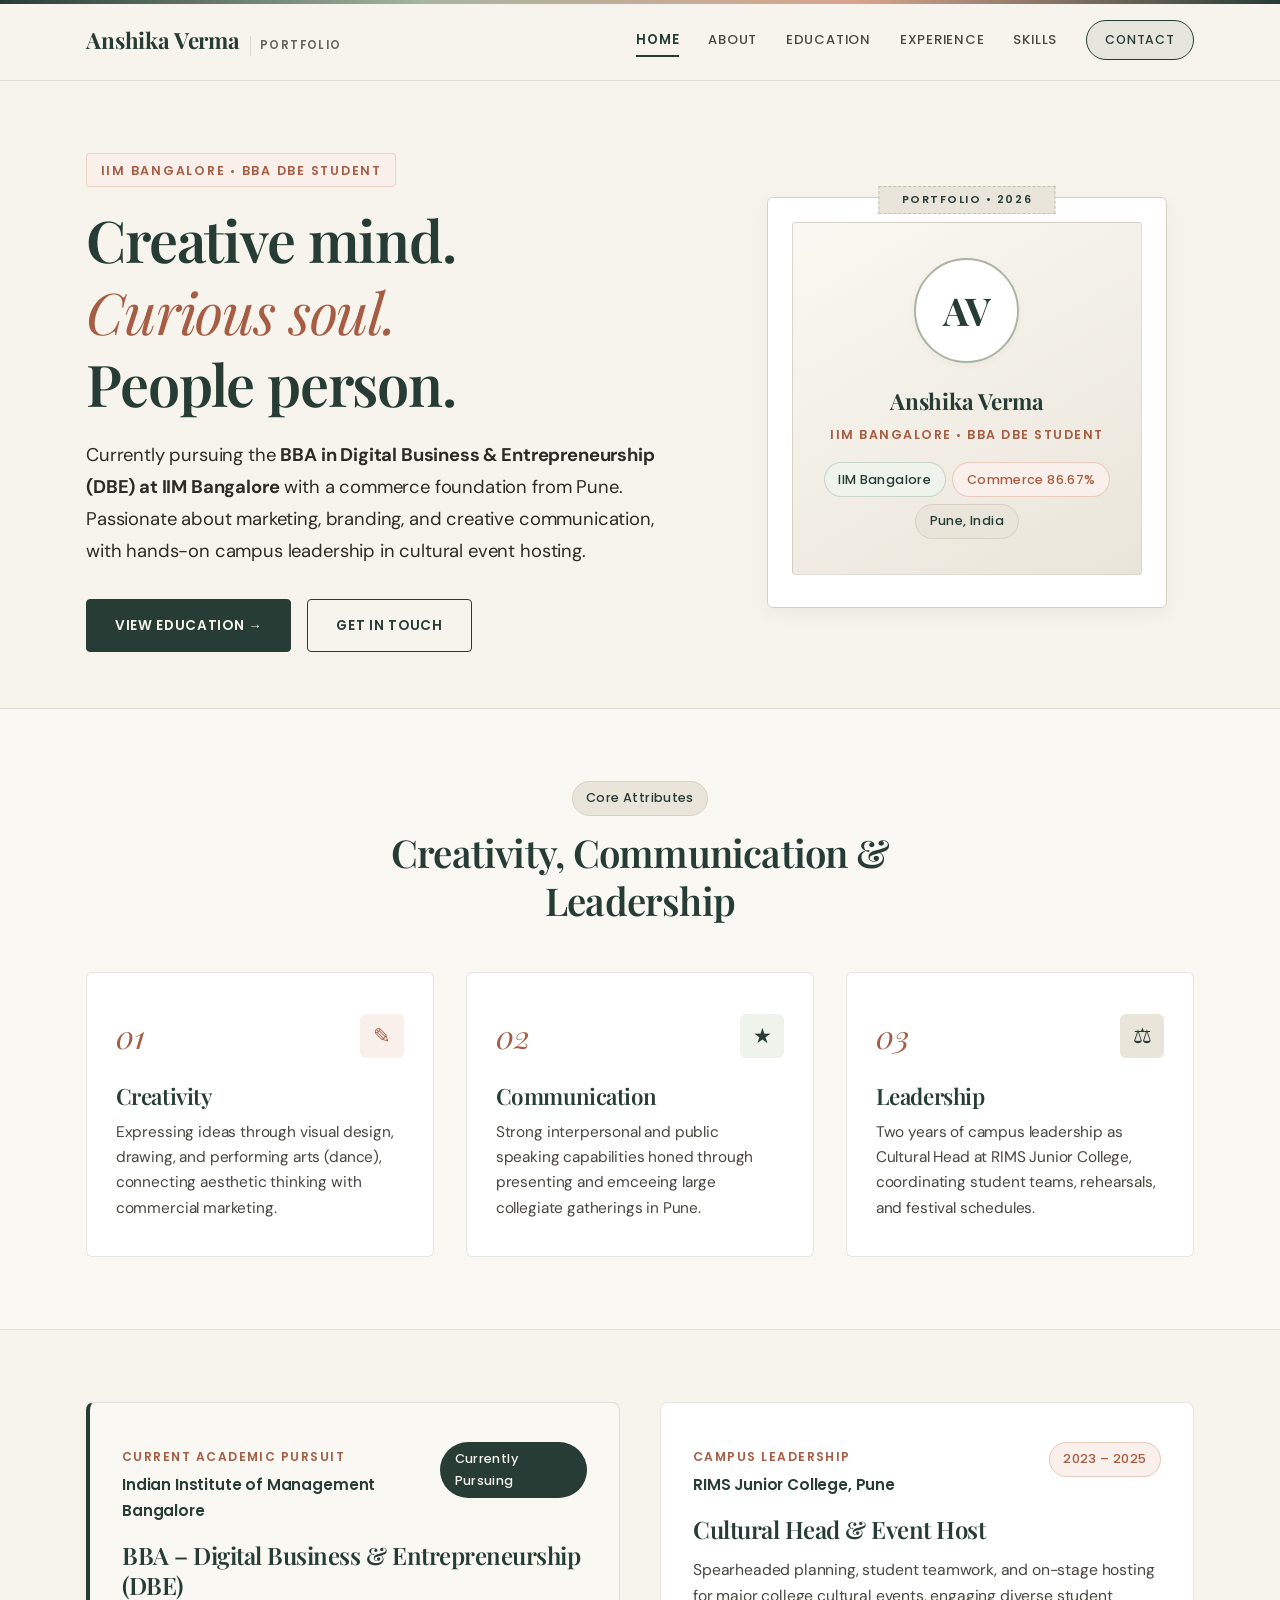
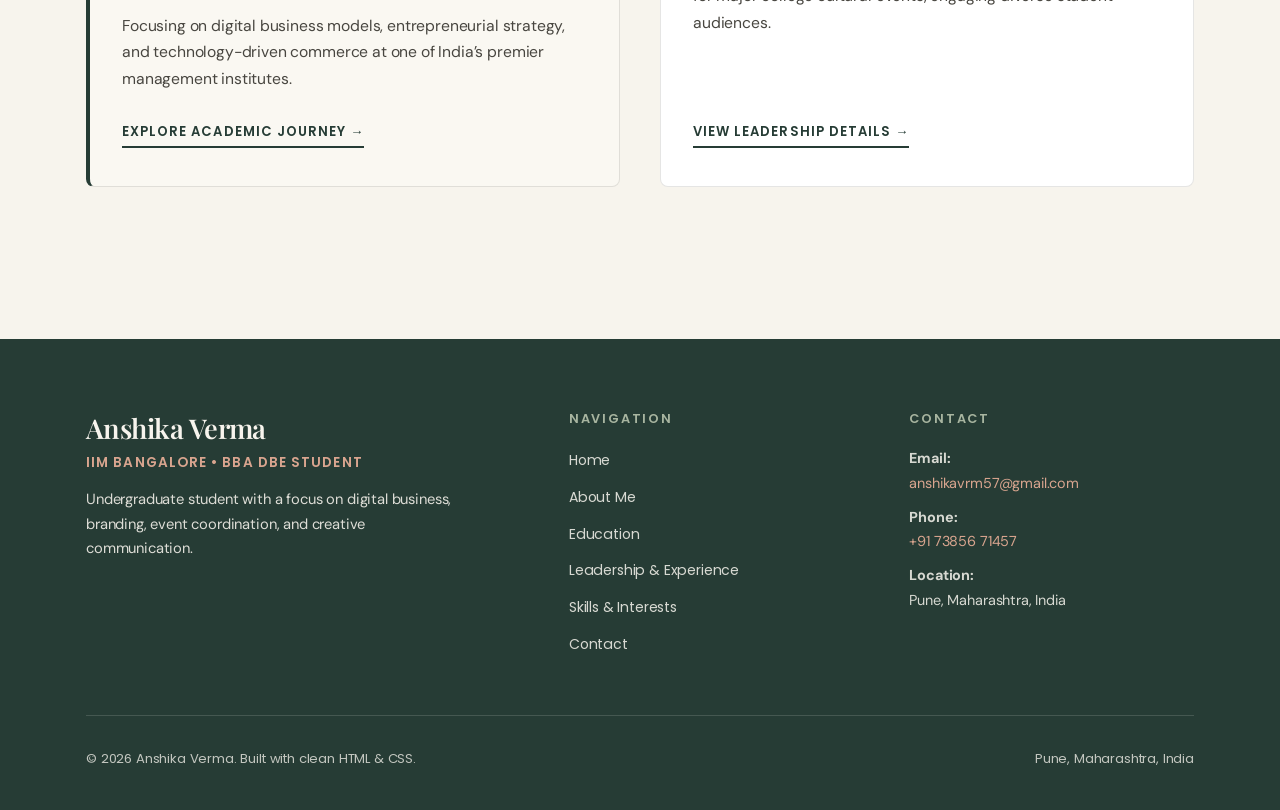
<file: index.html>
<!DOCTYPE html>
<html lang="en">
<head>
  <meta charset="UTF-8">
  <meta name="viewport" content="width=device-width, initial-scale=1.0">
  <meta name="description" content="Anshika Verma — IIM Bangalore BBA DBE Student, Creative Thinker and Event Host based in Pune, India.">
  <title>Anshika Verma | IIM Bangalore BBA DBE Student</title>

  <!-- Typography: Playfair Display, DM Sans, Poppins -->
  <link rel="preconnect" href="https://fonts.googleapis.com">
  <link rel="preconnect" href="https://fonts.gstatic.com" crossorigin>
  <link href="https://fonts.googleapis.com/css2?family=DM+Sans:ital,opsz,wght@0,9..40,400;0,9..40,500;0,9..40,600;1,9..40,400&family=Playfair+Display:ital,wght@0,500;0,600;0,700;1,400;1,600&family=Poppins:wght@400;500;600;700&display=swap" rel="stylesheet">

  <link rel="stylesheet" href="style.css">
</head>
<body>

  <!-- HEADER & NAVIGATION -->
  <header class="site-header">
    <div class="container nav-container">
      <a href="index.html" class="brand-logo" aria-label="Anshika Verma Home">
        <span class="brand-name">Anshika Verma</span>
        <span class="brand-tag">Portfolio</span>
      </a>

      <!-- Pure CSS Mobile Toggle -->
      <input type="checkbox" id="nav-toggle" class="nav-toggle-input" aria-label="Toggle navigation menu">
      <label for="nav-toggle" class="nav-toggle-label" aria-hidden="true">
        <span></span>
      </label>

      <!-- Navigation Links -->
      <nav class="nav-menu">
        <a href="index.html" class="nav-link active">Home</a>
        <a href="about.html" class="nav-link">About</a>
        <a href="education.html" class="nav-link">Education</a>
        <a href="experience.html" class="nav-link">Experience</a>
        <a href="skills.html" class="nav-link">Skills</a>
        <a href="contact.html" class="nav-link nav-cta">Contact</a>
      </nav>
    </div>
  </header>

  <!-- MAIN CONTENT -->
  <main class="main-content">

    <!-- HERO SECTION -->
    <section class="editorial-hero">
      <div class="container hero-grid">
        
        <!-- Left: Introduction -->
        <div class="hero-text">
          <!-- Required Prominent Label -->
          <div class="kicker-label iim-label">
            IIM BANGALORE &bull; BBA DBE STUDENT
          </div>

          <!-- Main Heading -->
          <h1>
            Creative mind. <br>
            <span class="editorial-serif">Curious soul.</span> <br>
            People person.
          </h1>

          <!-- Short, Professional Introduction -->
          <p class="hero-intro">
            Currently pursuing the <strong>BBA in Digital Business &amp; Entrepreneurship (DBE) at IIM Bangalore</strong> with a commerce foundation from Pune. Passionate about marketing, branding, and creative communication, with hands-on campus leadership in cultural event hosting.
          </p>

          <div class="btn-group">
            <a href="education.html" class="btn btn-primary">
              View Education &rarr;
            </a>
            <a href="contact.html" class="btn btn-secondary">
              Get In Touch
            </a>
          </div>
        </div>

        <!-- Right: Profile Artwork Card -->
        <div class="hero-visual">
          <div class="editorial-frame">
            <div class="tape-accent">Portfolio &bull; 2026</div>

            <div class="profile-artwork">
              <div class="silhouette-emblem">
                <span class="monogram-text">AV</span>
              </div>

              <div class="frame-caption">Anshika Verma</div>
              <div class="frame-subtitle">IIM Bangalore &bull; BBA DBE Student</div>

              <div class="frame-pill-list">
                <span class="badge-pill sage">IIM Bangalore</span>
                <span class="badge-pill terracotta">Commerce 86.67%</span>
                <span class="badge-pill beige">Pune, India</span>
              </div>
            </div>
          </div>
        </div>

      </div>
    </section>

    <!-- SECTION: CORE PILLARS (CREATIVITY, COMMUNICATION, LEADERSHIP) -->
    <section class="section-padding pillars-section">
      <div class="container">
        
        <div class="section-header-centered">
          <span class="badge-pill beige" style="margin-bottom: 0.8rem;">Core Attributes</span>
          <h2>Creativity, Communication &amp; Leadership</h2>
        </div>

        <div class="pillars-grid">
          
          <article class="pillar-card">
            <div class="pillar-top">
              <span class="pillar-number">01</span>
              <div class="pillar-icon-box creativity" aria-hidden="true">&#9998;</div>
            </div>
            <h3 class="pillar-title">Creativity</h3>
            <p class="pillar-desc">
              Expressing ideas through visual design, drawing, and performing arts (dance), connecting aesthetic thinking with commercial marketing.
            </p>
          </article>

          <article class="pillar-card">
            <div class="pillar-top">
              <span class="pillar-number">02</span>
              <div class="pillar-icon-box communication" aria-hidden="true">&#9733;</div>
            </div>
            <h3 class="pillar-title">Communication</h3>
            <p class="pillar-desc">
              Strong interpersonal and public speaking capabilities honed through presenting and emceeing large collegiate gatherings in Pune.
            </p>
          </article>

          <article class="pillar-card">
            <div class="pillar-top">
              <span class="pillar-number">03</span>
              <div class="pillar-icon-box leadership" aria-hidden="true">&#9878;</div>
            </div>
            <h3 class="pillar-title">Leadership</h3>
            <p class="pillar-desc">
              Two years of campus leadership as Cultural Head at RIMS Junior College, coordinating student teams, rehearsals, and festival schedules.
            </p>
          </article>

        </div>

      </div>
    </section>

    <!-- SECTION: FEATURED PREVIEWS (PROMINENT IIMB & EXPERIENCE) -->
    <section class="section-padding">
      <div class="container">
        
        <div class="preview-grid">
          
          <!-- Education Preview (Prominently Highlighted) -->
          <div class="preview-card featured-preview">
            <div class="preview-header">
              <div>
                <span class="preview-label">Current Academic Pursuit</span>
                <div class="preview-institution">Indian Institute of Management Bangalore</div>
              </div>
              <span class="badge-pill forest">Currently Pursuing</span>
            </div>

            <h3 class="preview-title">BBA &ndash; Digital Business &amp; Entrepreneurship (DBE)</h3>
            
            <p class="preview-body">
              Focusing on digital business models, entrepreneurial strategy, and technology-driven commerce at one of India&rsquo;s premier management institutes.
            </p>

            <a href="education.html" class="text-link">
              Explore Academic Journey &rarr;
            </a>
          </div>

          <!-- Experience Preview -->
          <div class="preview-card">
            <div class="preview-header">
              <div>
                <span class="preview-label">Campus Leadership</span>
                <div class="preview-institution">RIMS Junior College, Pune</div>
              </div>
              <span class="badge-pill terracotta">2023 &ndash; 2025</span>
            </div>

            <h3 class="preview-title">Cultural Head &amp; Event Host</h3>
            
            <p class="preview-body">
              Spearheaded planning, student teamwork, and on-stage hosting for major college cultural events, engaging diverse student audiences.
            </p>

            <a href="experience.html" class="text-link">
              View Leadership Details &rarr;
            </a>
          </div>

        </div>

      </div>
    </section>

  </main>

  <!-- FOOTER -->
  <footer class="site-footer">
    <div class="container">
      
      <div class="footer-top">
        
        <div class="footer-brand">
          <h3>Anshika Verma</h3>
          <p class="footer-tagline">IIM Bangalore &bull; BBA DBE Student</p>
          <p class="footer-bio">
            Undergraduate student with a focus on digital business, branding, event coordination, and creative communication.
          </p>
        </div>

        <div>
          <h4 class="footer-col-title">Navigation</h4>
          <ul class="footer-links">
            <li><a href="index.html">Home</a></li>
            <li><a href="about.html">About Me</a></li>
            <li><a href="education.html">Education</a></li>
            <li><a href="experience.html">Leadership &amp; Experience</a></li>
            <li><a href="skills.html">Skills &amp; Interests</a></li>
            <li><a href="contact.html">Contact</a></li>
          </ul>
        </div>

        <div>
          <h4 class="footer-col-title">Contact</h4>
          <div class="footer-contact-info">
            <p><strong>Email:</strong><br><a href="mailto:anshikavrm57@gmail.com">anshikavrm57@gmail.com</a></p>
            <p><strong>Phone:</strong><br><a href="tel:+917385671457">+91 73856 71457</a></p>
            <p><strong>Location:</strong><br>Pune, Maharashtra, India</p>
          </div>
        </div>

      </div>

      <div class="footer-bottom">
        <div>&copy; 2026 Anshika Verma. Built with clean HTML &amp; CSS.</div>
        <div>Pune, Maharashtra, India</div>
      </div>

    </div>
  </footer>

</body>
</html>
</file>
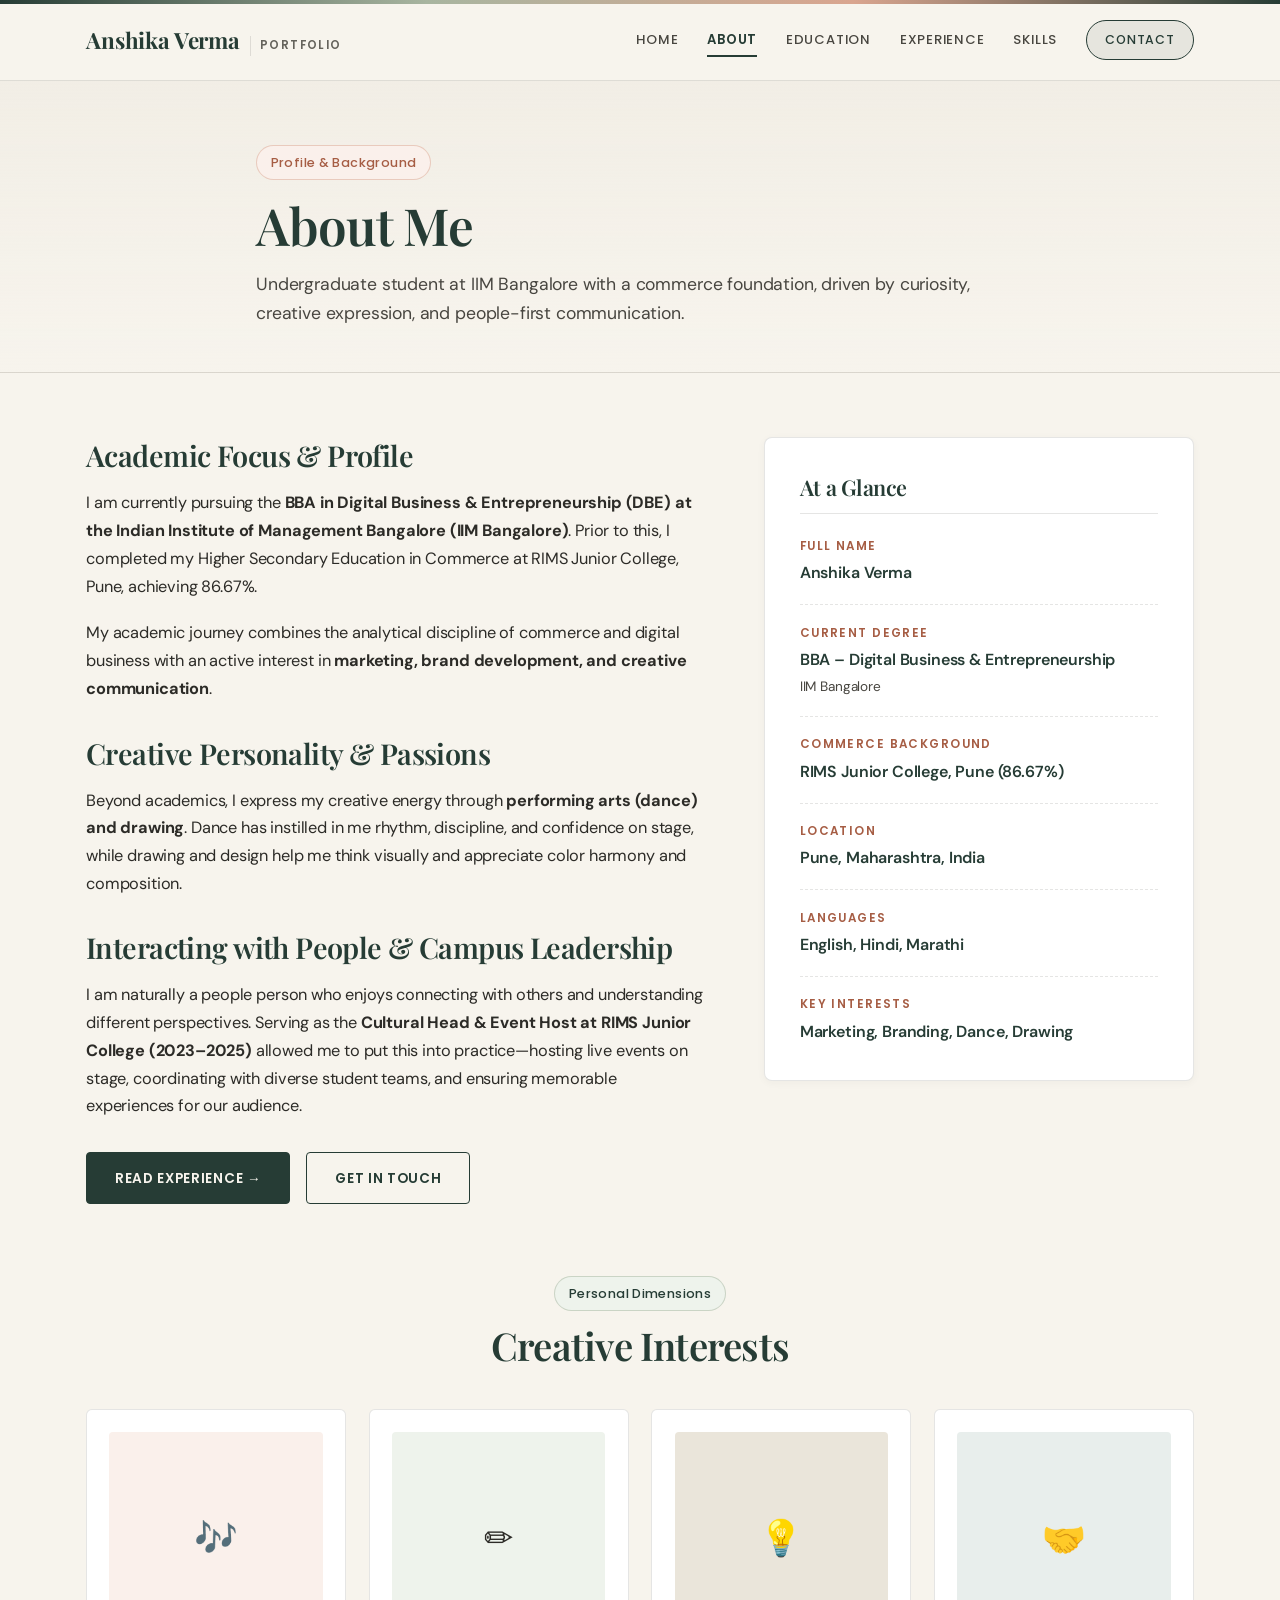
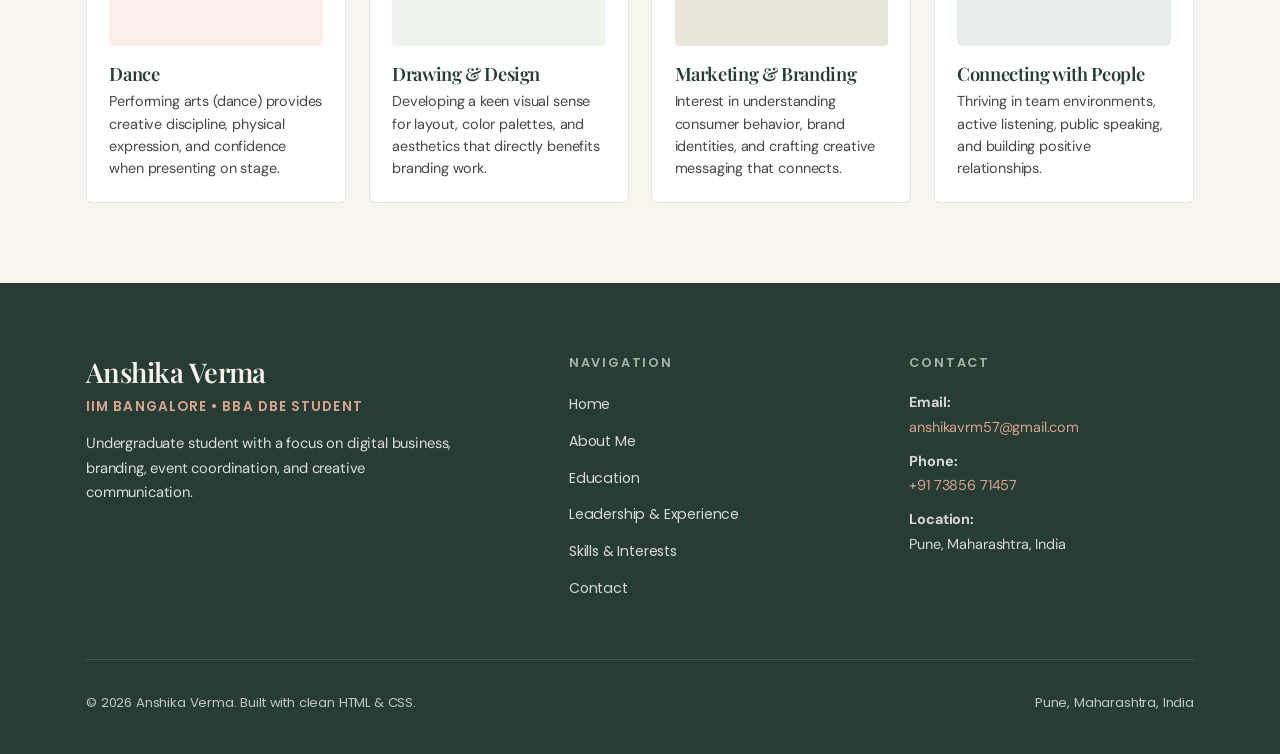
<file: about.html>
<!DOCTYPE html>
<html lang="en">
<head>
  <meta charset="UTF-8">
  <meta name="viewport" content="width=device-width, initial-scale=1.0">
  <meta name="description" content="About Anshika Verma — Student at IIM Bangalore pursuing BBA DBE, with a passion for creative communication, branding, and performing arts.">
  <title>About Me | Anshika Verma</title>

  <!-- Typography -->
  <link rel="preconnect" href="https://fonts.googleapis.com">
  <link rel="preconnect" href="https://fonts.gstatic.com" crossorigin>
  <link href="https://fonts.googleapis.com/css2?family=DM+Sans:ital,opsz,wght@0,9..40,400;0,9..40,500;0,9..40,600;1,9..40,400&family=Playfair+Display:ital,wght@0,500;0,600;0,700;1,400;1,600&family=Poppins:wght@400;500;600;700&display=swap" rel="stylesheet">

  <link rel="stylesheet" href="style.css">
</head>
<body>

  <!-- HEADER & NAVIGATION -->
  <header class="site-header">
    <div class="container nav-container">
      <a href="index.html" class="brand-logo" aria-label="Anshika Verma Home">
        <span class="brand-name">Anshika Verma</span>
        <span class="brand-tag">Portfolio</span>
      </a>

      <input type="checkbox" id="nav-toggle" class="nav-toggle-input" aria-label="Toggle navigation menu">
      <label for="nav-toggle" class="nav-toggle-label" aria-hidden="true">
        <span></span>
      </label>

      <nav class="nav-menu">
        <a href="index.html" class="nav-link">Home</a>
        <a href="about.html" class="nav-link active">About</a>
        <a href="education.html" class="nav-link">Education</a>
        <a href="experience.html" class="nav-link">Experience</a>
        <a href="skills.html" class="nav-link">Skills</a>
        <a href="contact.html" class="nav-link nav-cta">Contact</a>
      </nav>
    </div>
  </header>

  <!-- PAGE BANNER -->
  <div class="page-banner">
    <div class="container banner-content">
      <span class="badge-pill terracotta" style="margin-bottom: 0.8rem;">Profile &amp; Background</span>
      <h1 class="page-title">About Me</h1>
      <p class="page-description">
        Undergraduate student at IIM Bangalore with a commerce foundation, driven by curiosity, creative expression, and people-first communication.
      </p>
    </div>
  </div>

  <!-- MAIN CONTENT -->
  <main class="main-content section-padding-top">
    <div class="container">
      
      <!-- NARRATIVE & SIDEBAR -->
      <div class="about-grid">
        
        <article class="about-narrative">
          
          <h2 style="font-size: 1.8rem; margin-bottom: 1rem;">Academic Focus &amp; Profile</h2>
          <p>
            I am currently pursuing the <strong>BBA in Digital Business &amp; Entrepreneurship (DBE) at the Indian Institute of Management Bangalore (IIM Bangalore)</strong>. Prior to this, I completed my Higher Secondary Education in Commerce at RIMS Junior College, Pune, achieving 86.67%.
          </p>

          <p>
            My academic journey combines the analytical discipline of commerce and digital business with an active interest in <strong>marketing, brand development, and creative communication</strong>.
          </p>

          <h2 style="font-size: 1.8rem; margin-top: 2rem; margin-bottom: 1rem;">Creative Personality &amp; Passions</h2>
          <p>
            Beyond academics, I express my creative energy through <strong>performing arts (dance) and drawing</strong>. Dance has instilled in me rhythm, discipline, and confidence on stage, while drawing and design help me think visually and appreciate color harmony and composition.
          </p>

          <h2 style="font-size: 1.8rem; margin-top: 2rem; margin-bottom: 1rem;">Interacting with People &amp; Campus Leadership</h2>
          <p>
            I am naturally a people person who enjoys connecting with others and understanding different perspectives. Serving as the <strong>Cultural Head &amp; Event Host at RIMS Junior College (2023–2025)</strong> allowed me to put this into practice—hosting live events on stage, coordinating with diverse student teams, and ensuring memorable experiences for our audience.
          </p>

          <div class="btn-group" style="margin-top: 2rem;">
            <a href="experience.html" class="btn btn-primary">Read Experience &rarr;</a>
            <a href="contact.html" class="btn btn-secondary">Get in Touch</a>
          </div>

        </article>

        <!-- Quick Facts Aside Card -->
        <aside class="about-sidebar">
          <div class="about-sidebar-card">
            <h3 class="sidebar-heading">At a Glance</h3>
            
            <ul class="fact-list">
              <li>
                <span class="fact-label">Full Name</span>
                <span class="fact-value">Anshika Verma</span>
              </li>
              <li>
                <span class="fact-label">Current Degree</span>
                <span class="fact-value">BBA &ndash; Digital Business &amp; Entrepreneurship</span>
                <div style="font-size: 0.85rem; color: var(--charcoal-muted); margin-top: 2px;">IIM Bangalore</div>
              </li>
              <li>
                <span class="fact-label">Commerce Background</span>
                <span class="fact-value">RIMS Junior College, Pune (86.67%)</span>
              </li>
              <li>
                <span class="fact-label">Location</span>
                <span class="fact-value">Pune, Maharashtra, India</span>
              </li>
              <li>
                <span class="fact-label">Languages</span>
                <span class="fact-value">English, Hindi, Marathi</span>
              </li>
              <li>
                <span class="fact-label">Key Interests</span>
                <span class="fact-value">Marketing, Branding, Dance, Drawing</span>
              </li>
            </ul>
          </div>
        </aside>

      </div>

      <!-- 4 CREATIVE DIMENSIONS -->
      <section style="margin-top: 4.5rem;">
        <div class="section-header-centered" style="margin-bottom: 2.5rem;">
          <span class="badge-pill sage" style="margin-bottom: 0.6rem;">Personal Dimensions</span>
          <h2>Creative Interests</h2>
        </div>

        <div class="element-grid">
          
          <div class="element-card">
            <div class="element-visual" aria-hidden="true">&#127926;</div>
            <h4 class="element-title">Dance</h4>
            <p class="element-desc">
              Performing arts (dance) provides creative discipline, physical expression, and confidence when presenting on stage.
            </p>
          </div>

          <div class="element-card">
            <div class="element-visual" aria-hidden="true">&#9999;</div>
            <h4 class="element-title">Drawing &amp; Design</h4>
            <p class="element-desc">
              Developing a keen visual sense for layout, color palettes, and aesthetics that directly benefits branding work.
            </p>
          </div>

          <div class="element-card">
            <div class="element-visual" aria-hidden="true">&#128161;</div>
            <h4 class="element-title">Marketing &amp; Branding</h4>
            <p class="element-desc">
              Interest in understanding consumer behavior, brand identities, and crafting creative messaging that connects.
            </p>
          </div>

          <div class="element-card">
            <div class="element-visual" aria-hidden="true">&#129309;</div>
            <h4 class="element-title">Connecting with People</h4>
            <p class="element-desc">
              Thriving in team environments, active listening, public speaking, and building positive relationships.
            </p>
          </div>

        </div>
      </section>

    </div>
  </main>

  <!-- FOOTER -->
  <footer class="site-footer">
    <div class="container">
      
      <div class="footer-top">
        
        <div class="footer-brand">
          <h3>Anshika Verma</h3>
          <p class="footer-tagline">IIM Bangalore &bull; BBA DBE Student</p>
          <p class="footer-bio">
            Undergraduate student with a focus on digital business, branding, event coordination, and creative communication.
          </p>
        </div>

        <div>
          <h4 class="footer-col-title">Navigation</h4>
          <ul class="footer-links">
            <li><a href="index.html">Home</a></li>
            <li><a href="about.html">About Me</a></li>
            <li><a href="education.html">Education</a></li>
            <li><a href="experience.html">Leadership &amp; Experience</a></li>
            <li><a href="skills.html">Skills &amp; Interests</a></li>
            <li><a href="contact.html">Contact</a></li>
          </ul>
        </div>

        <div>
          <h4 class="footer-col-title">Contact</h4>
          <div class="footer-contact-info">
            <p><strong>Email:</strong><br><a href="mailto:anshikavrm57@gmail.com">anshikavrm57@gmail.com</a></p>
            <p><strong>Phone:</strong><br><a href="tel:+917385671457">+91 73856 71457</a></p>
            <p><strong>Location:</strong><br>Pune, Maharashtra, India</p>
          </div>
        </div>

      </div>

      <div class="footer-bottom">
        <div>&copy; 2026 Anshika Verma. Built with clean HTML &amp; CSS.</div>
        <div>Pune, Maharashtra, India</div>
      </div>

    </div>
  </footer>

</body>
</html>
</file>
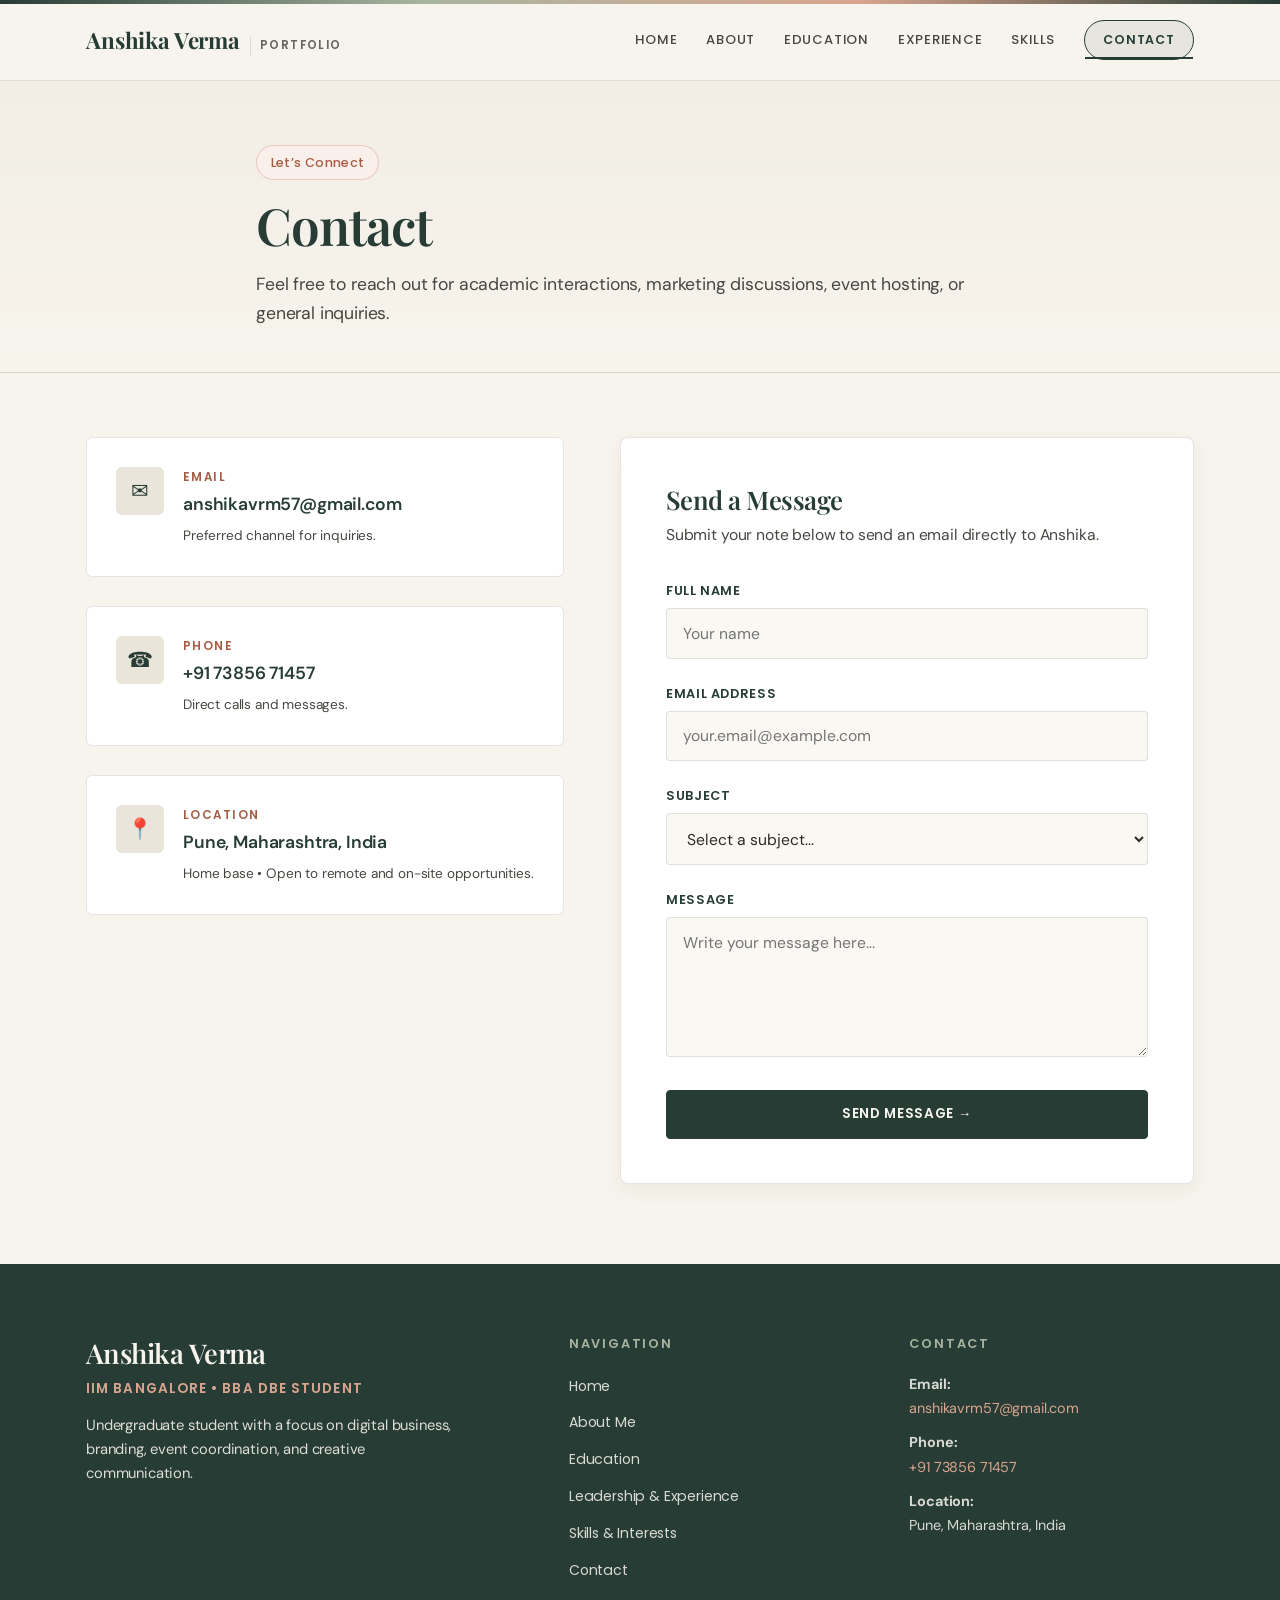
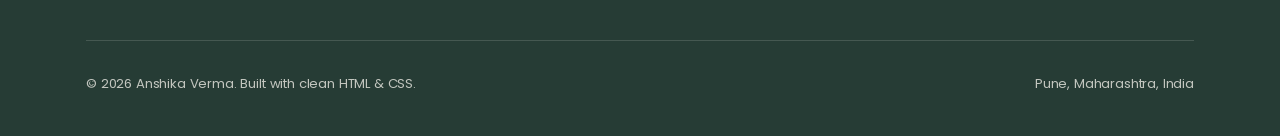
<file: contact.html>
<!DOCTYPE html>
<html lang="en">
<head>
  <meta charset="UTF-8">
  <meta name="viewport" content="width=device-width, initial-scale=1.0">
  <meta name="description" content="Contact Anshika Verma — Student at IIM Bangalore based in Pune, India. Reach out for collaborations or inquiries.">
  <title>Contact | Anshika Verma</title>

  <!-- Typography -->
  <link rel="preconnect" href="https://fonts.googleapis.com">
  <link rel="preconnect" href="https://fonts.gstatic.com" crossorigin>
  <link href="https://fonts.googleapis.com/css2?family=DM+Sans:ital,opsz,wght@0,9..40,400;0,9..40,500;0,9..40,600;1,9..40,400&family=Playfair+Display:ital,wght@0,500;0,600;0,700;1,400;1,600&family=Poppins:wght@400;500;600;700&display=swap" rel="stylesheet">

  <link rel="stylesheet" href="style.css">
</head>
<body>

  <!-- HEADER & NAVIGATION -->
  <header class="site-header">
    <div class="container nav-container">
      <a href="index.html" class="brand-logo" aria-label="Anshika Verma Home">
        <span class="brand-name">Anshika Verma</span>
        <span class="brand-tag">Portfolio</span>
      </a>

      <input type="checkbox" id="nav-toggle" class="nav-toggle-input" aria-label="Toggle navigation menu">
      <label for="nav-toggle" class="nav-toggle-label" aria-hidden="true">
        <span></span>
      </label>

      <nav class="nav-menu">
        <a href="index.html" class="nav-link">Home</a>
        <a href="about.html" class="nav-link">About</a>
        <a href="education.html" class="nav-link">Education</a>
        <a href="experience.html" class="nav-link">Experience</a>
        <a href="skills.html" class="nav-link">Skills</a>
        <a href="contact.html" class="nav-link active nav-cta">Contact</a>
      </nav>
    </div>
  </header>

  <!-- PAGE BANNER -->
  <div class="page-banner">
    <div class="container banner-content">
      <span class="badge-pill terracotta" style="margin-bottom: 0.8rem;">Let&rsquo;s Connect</span>
      <h1 class="page-title">Contact</h1>
      <p class="page-description">
        Feel free to reach out for academic interactions, marketing discussions, event hosting, or general inquiries.
      </p>
    </div>
  </div>

  <!-- MAIN CONTENT -->
  <main class="main-content section-padding-top">
    <div class="container">
      
      <div class="contact-grid">
        
        <!-- CONTACT INFORMATION CARDS -->
        <div class="contact-info-panel">
          
          <div class="contact-card-item">
            <div class="contact-icon-box" aria-hidden="true">&#9993;</div>
            <div>
              <div class="contact-label">Email</div>
              <div class="contact-value">
                <a href="mailto:anshikavrm57@gmail.com">anshikavrm57@gmail.com</a>
              </div>
              <p class="contact-subtext">Preferred channel for inquiries.</p>
            </div>
          </div>

          <div class="contact-card-item">
            <div class="contact-icon-box" aria-hidden="true">&#9742;</div>
            <div>
              <div class="contact-label">Phone</div>
              <div class="contact-value">
                <a href="tel:+917385671457">+91 73856 71457</a>
              </div>
              <p class="contact-subtext">Direct calls and messages.</p>
            </div>
          </div>

          <div class="contact-card-item">
            <div class="contact-icon-box" aria-hidden="true">&#128205;</div>
            <div>
              <div class="contact-label">Location</div>
              <div class="contact-value" style="color: var(--forest-green);">
                Pune, Maharashtra, India
              </div>
              <p class="contact-subtext">Home base &bull; Open to remote and on-site opportunities.</p>
            </div>
          </div>

        </div>

        <!-- CONTACT FORM -->
        <div class="contact-form-panel">
          <h2 class="form-heading">Send a Message</h2>
          <p class="form-intro">
            Submit your note below to send an email directly to Anshika.
          </p>

          <form action="mailto:anshikavrm57@gmail.com" method="post" enctype="text/plain">
            
            <div class="form-group">
              <label for="name" class="form-label">Full Name</label>
              <input type="text" id="name" name="Name" class="form-input" placeholder="Your name" required>
            </div>

            <div class="form-group">
              <label for="email" class="form-label">Email Address</label>
              <input type="email" id="email" name="Email" class="form-input" placeholder="your.email@example.com" required>
            </div>

            <div class="form-group">
              <label for="subject" class="form-label">Subject</label>
              <select id="subject" name="Subject" class="form-select" required>
                <option value="" disabled selected>Select a subject...</option>
                <option value="Academic Discussion">Academic Discussion (IIM Bangalore)</option>
                <option value="Marketing &amp; Branding">Marketing &amp; Branding</option>
                <option value="Event Hosting">Event Hosting &amp; Coordination</option>
                <option value="General Inquiry">General Inquiry</option>
              </select>
            </div>

            <div class="form-group">
              <label for="message" class="form-label">Message</label>
              <textarea id="message" name="Message" class="form-textarea" placeholder="Write your message here..." required></textarea>
            </div>

            <button type="submit" class="btn btn-primary" style="width: 100%;">
              Send Message &rarr;
            </button>

          </form>
        </div>

      </div>

    </div>
  </main>

  <!-- FOOTER -->
  <footer class="site-footer">
    <div class="container">
      
      <div class="footer-top">
        
        <div class="footer-brand">
          <h3>Anshika Verma</h3>
          <p class="footer-tagline">IIM Bangalore &bull; BBA DBE Student</p>
          <p class="footer-bio">
            Undergraduate student with a focus on digital business, branding, event coordination, and creative communication.
          </p>
        </div>

        <div>
          <h4 class="footer-col-title">Navigation</h4>
          <ul class="footer-links">
            <li><a href="index.html">Home</a></li>
            <li><a href="about.html">About Me</a></li>
            <li><a href="education.html">Education</a></li>
            <li><a href="experience.html">Leadership &amp; Experience</a></li>
            <li><a href="skills.html">Skills &amp; Interests</a></li>
            <li><a href="contact.html">Contact</a></li>
          </ul>
        </div>

        <div>
          <h4 class="footer-col-title">Contact</h4>
          <div class="footer-contact-info">
            <p><strong>Email:</strong><br><a href="mailto:anshikavrm57@gmail.com">anshikavrm57@gmail.com</a></p>
            <p><strong>Phone:</strong><br><a href="tel:+917385671457">+91 73856 71457</a></p>
            <p><strong>Location:</strong><br>Pune, Maharashtra, India</p>
          </div>
        </div>

      </div>

      <div class="footer-bottom">
        <div>&copy; 2026 Anshika Verma. Built with clean HTML &amp; CSS.</div>
        <div>Pune, Maharashtra, India</div>
      </div>

    </div>
  </footer>

</body>
</html>
</file>
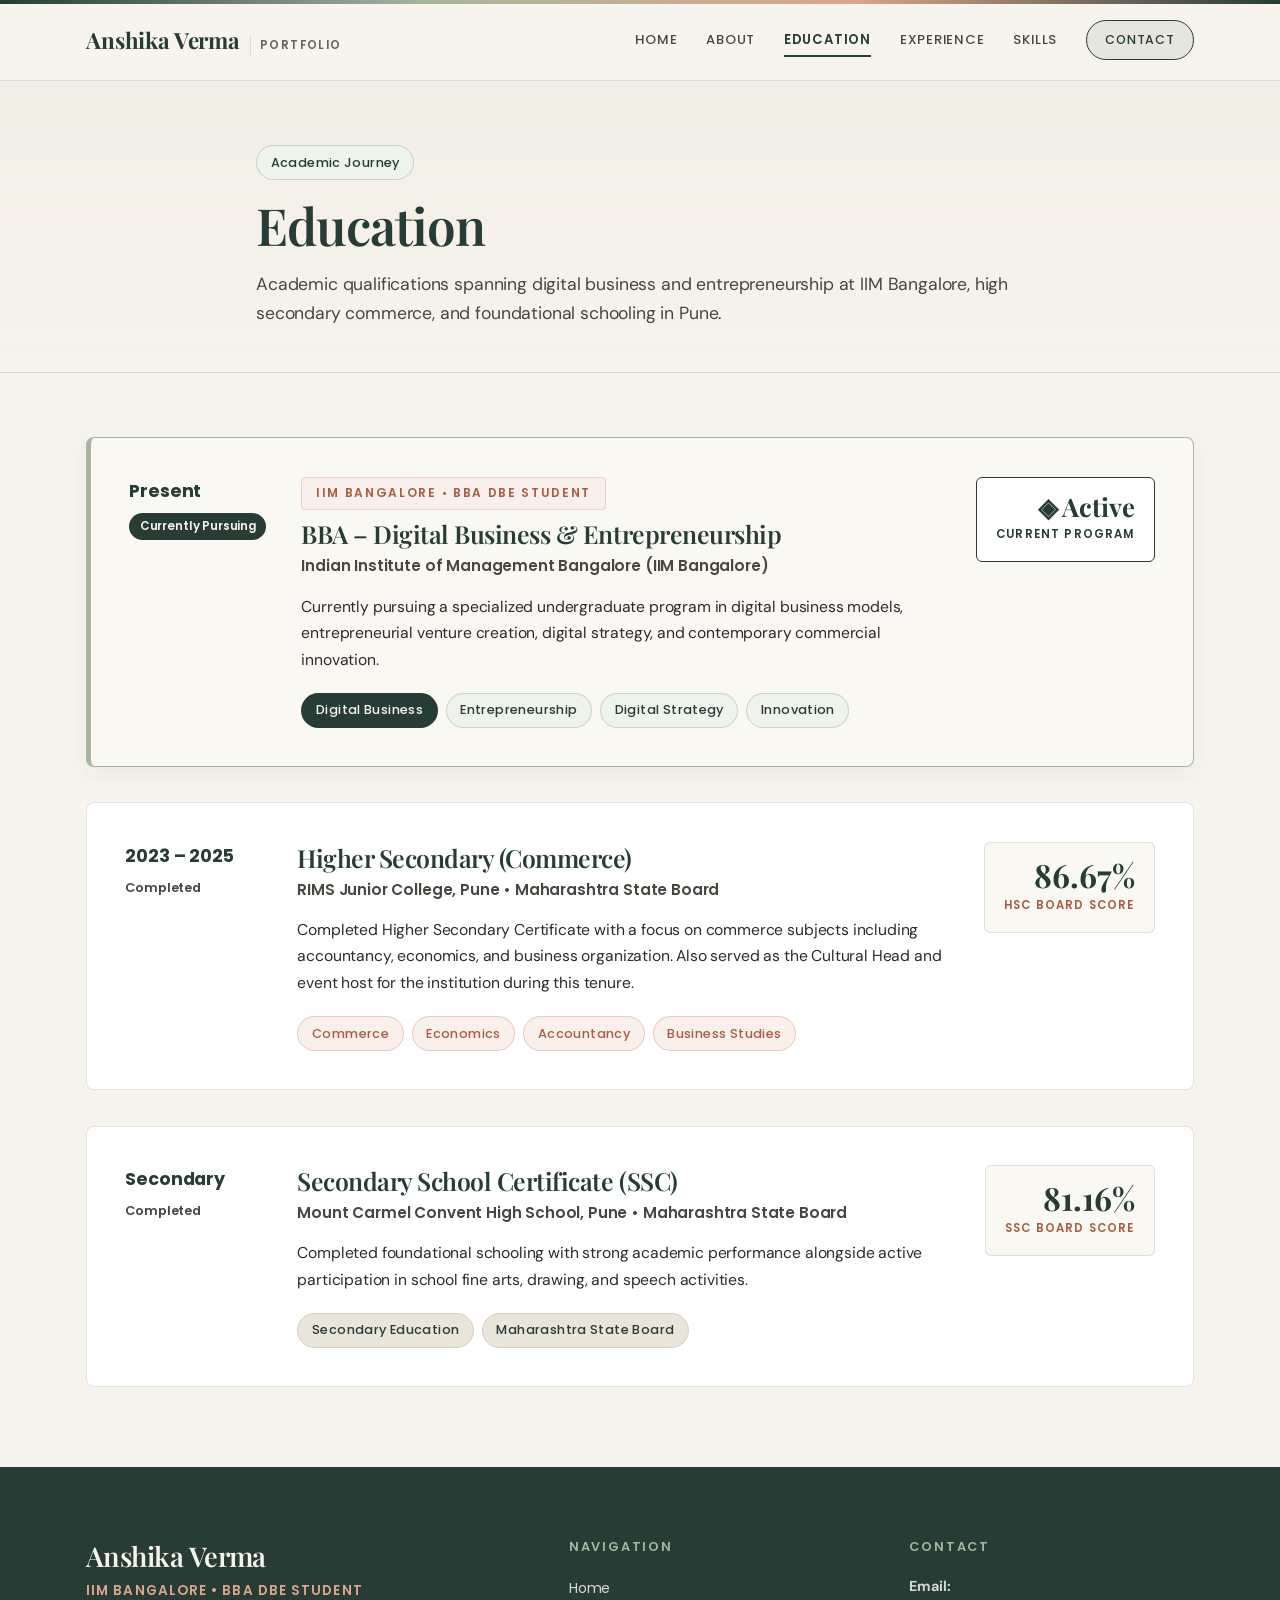
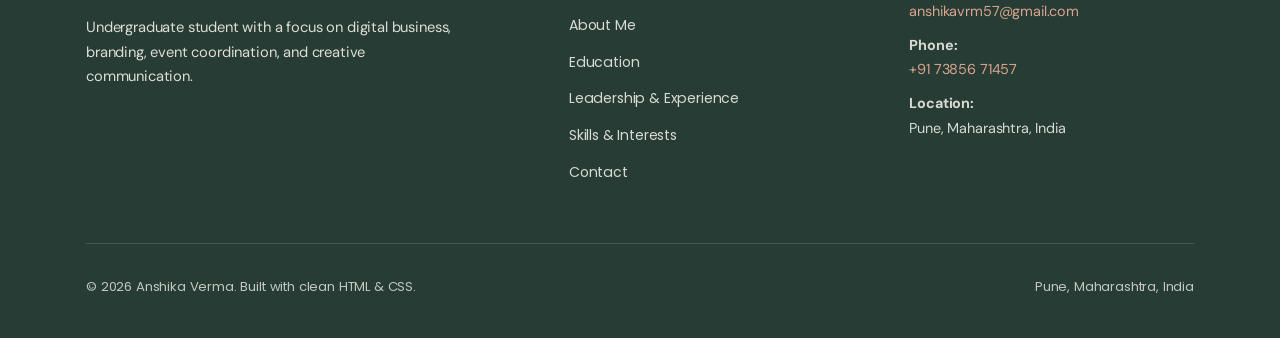
<file: education.html>
<!DOCTYPE html>
<html lang="en">
<head>
  <meta charset="UTF-8">
  <meta name="viewport" content="width=device-width, initial-scale=1.0">
  <meta name="description" content="Education of Anshika Verma — Currently pursuing BBA in Digital Business & Entrepreneurship at IIM Bangalore, with prior honors in Commerce.">
  <title>Education | Anshika Verma</title>

  <!-- Typography -->
  <link rel="preconnect" href="https://fonts.googleapis.com">
  <link rel="preconnect" href="https://fonts.gstatic.com" crossorigin>
  <link href="https://fonts.googleapis.com/css2?family=DM+Sans:ital,opsz,wght@0,9..40,400;0,9..40,500;0,9..40,600;1,9..40,400&family=Playfair+Display:ital,wght@0,500;0,600;0,700;1,400;1,600&family=Poppins:wght@400;500;600;700&display=swap" rel="stylesheet">

  <link rel="stylesheet" href="style.css">
</head>
<body>

  <!-- HEADER & NAVIGATION -->
  <header class="site-header">
    <div class="container nav-container">
      <a href="index.html" class="brand-logo" aria-label="Anshika Verma Home">
        <span class="brand-name">Anshika Verma</span>
        <span class="brand-tag">Portfolio</span>
      </a>

      <input type="checkbox" id="nav-toggle" class="nav-toggle-input" aria-label="Toggle navigation menu">
      <label for="nav-toggle" class="nav-toggle-label" aria-hidden="true">
        <span></span>
      </label>

      <nav class="nav-menu">
        <a href="index.html" class="nav-link">Home</a>
        <a href="about.html" class="nav-link">About</a>
        <a href="education.html" class="nav-link active">Education</a>
        <a href="experience.html" class="nav-link">Experience</a>
        <a href="skills.html" class="nav-link">Skills</a>
        <a href="contact.html" class="nav-link nav-cta">Contact</a>
      </nav>
    </div>
  </header>

  <!-- PAGE BANNER -->
  <div class="page-banner">
    <div class="container banner-content">
      <span class="badge-pill sage" style="margin-bottom: 0.8rem;">Academic Journey</span>
      <h1 class="page-title">Education</h1>
      <p class="page-description">
        Academic qualifications spanning digital business and entrepreneurship at IIM Bangalore, high secondary commerce, and foundational schooling in Pune.
      </p>
    </div>
  </div>

  <!-- MAIN CONTENT -->
  <main class="main-content section-padding-top">
    <div class="container">
      
      <div class="education-container">
        
        <!-- CARD 1: IIM BANGALORE (FEATURED & PROMINENT) -->
        <article class="edu-card prominent-iimb">
          <div class="edu-year">
            <span style="font-weight: 700; color: var(--forest-green); font-size: 1.1rem;">Present</span>
            <div class="status-tag">Currently Pursuing</div>
          </div>

          <div class="edu-details">
            <div class="kicker-label iim-label" style="margin-bottom: 0.5rem; font-size: 0.75rem;">
              IIM BANGALORE &bull; BBA DBE STUDENT
            </div>
            
            <h3>BBA &ndash; Digital Business &amp; Entrepreneurship</h3>
            <div class="edu-institution">Indian Institute of Management Bangalore (IIM Bangalore)</div>
            
            <p class="edu-description">
              Currently pursuing a specialized undergraduate program in digital business models, entrepreneurial venture creation, digital strategy, and contemporary commercial innovation.
            </p>

            <div class="edu-tags">
              <span class="badge-pill forest">Digital Business</span>
              <span class="badge-pill sage">Entrepreneurship</span>
              <span class="badge-pill sage">Digital Strategy</span>
              <span class="badge-pill sage">Innovation</span>
            </div>
          </div>

          <div class="edu-score-badge" style="border: 1px solid var(--forest-green); background-color: var(--surface-white);">
            <div class="score-number" style="font-size: 1.6rem; color: var(--forest-green);">&#9672; Active</div>
            <div class="score-label" style="color: var(--forest-green);">Current Program</div>
          </div>
        </article>

        <!-- CARD 2: RIMS JUNIOR COLLEGE, PUNE -->
        <article class="edu-card">
          <div class="edu-year">
            <span style="font-weight: 700; color: var(--forest-green); font-size: 1.1rem;">2023 &ndash; 2025</span>
            <div style="font-size: 0.8rem; color: var(--charcoal-muted); margin-top: 0.35rem; font-weight: 600;">Completed</div>
          </div>

          <div class="edu-details">
            <h3>Higher Secondary (Commerce)</h3>
            <div class="edu-institution">RIMS Junior College, Pune &bull; Maharashtra State Board</div>
            
            <p class="edu-description">
              Completed Higher Secondary Certificate with a focus on commerce subjects including accountancy, economics, and business organization. Also served as the Cultural Head and event host for the institution during this tenure.
            </p>

            <div class="edu-tags">
              <span class="badge-pill terracotta">Commerce</span>
              <span class="badge-pill terracotta">Economics</span>
              <span class="badge-pill terracotta">Accountancy</span>
              <span class="badge-pill terracotta">Business Studies</span>
            </div>
          </div>

          <div class="edu-score-badge">
            <div class="score-number">86.67%</div>
            <div class="score-label">HSC Board Score</div>
          </div>
        </article>

        <!-- CARD 3: MOUNT CARMEL CONVENT HIGH SCHOOL -->
        <article class="edu-card">
          <div class="edu-year">
            <span style="font-weight: 700; color: var(--forest-green); font-size: 1.1rem;">Secondary</span>
            <div style="font-size: 0.8rem; color: var(--charcoal-muted); margin-top: 0.35rem; font-weight: 600;">Completed</div>
          </div>

          <div class="edu-details">
            <h3>Secondary School Certificate (SSC)</h3>
            <div class="edu-institution">Mount Carmel Convent High School, Pune &bull; Maharashtra State Board</div>
            
            <p class="edu-description">
              Completed foundational schooling with strong academic performance alongside active participation in school fine arts, drawing, and speech activities.
            </p>

            <div class="edu-tags">
              <span class="badge-pill beige">Secondary Education</span>
              <span class="badge-pill beige">Maharashtra State Board</span>
            </div>
          </div>

          <div class="edu-score-badge">
            <div class="score-number">81.16%</div>
            <div class="score-label">SSC Board Score</div>
          </div>
        </article>

      </div>

    </div>
  </main>

  <!-- FOOTER -->
  <footer class="site-footer">
    <div class="container">
      
      <div class="footer-top">
        
        <div class="footer-brand">
          <h3>Anshika Verma</h3>
          <p class="footer-tagline">IIM Bangalore &bull; BBA DBE Student</p>
          <p class="footer-bio">
            Undergraduate student with a focus on digital business, branding, event coordination, and creative communication.
          </p>
        </div>

        <div>
          <h4 class="footer-col-title">Navigation</h4>
          <ul class="footer-links">
            <li><a href="index.html">Home</a></li>
            <li><a href="about.html">About Me</a></li>
            <li><a href="education.html">Education</a></li>
            <li><a href="experience.html">Leadership &amp; Experience</a></li>
            <li><a href="skills.html">Skills &amp; Interests</a></li>
            <li><a href="contact.html">Contact</a></li>
          </ul>
        </div>

        <div>
          <h4 class="footer-col-title">Contact</h4>
          <div class="footer-contact-info">
            <p><strong>Email:</strong><br><a href="mailto:anshikavrm57@gmail.com">anshikavrm57@gmail.com</a></p>
            <p><strong>Phone:</strong><br><a href="tel:+917385671457">+91 73856 71457</a></p>
            <p><strong>Location:</strong><br>Pune, Maharashtra, India</p>
          </div>
        </div>

      </div>

      <div class="footer-bottom">
        <div>&copy; 2026 Anshika Verma. Built with clean HTML &amp; CSS.</div>
        <div>Pune, Maharashtra, India</div>
      </div>

    </div>
  </footer>

</body>
</html>
</file>
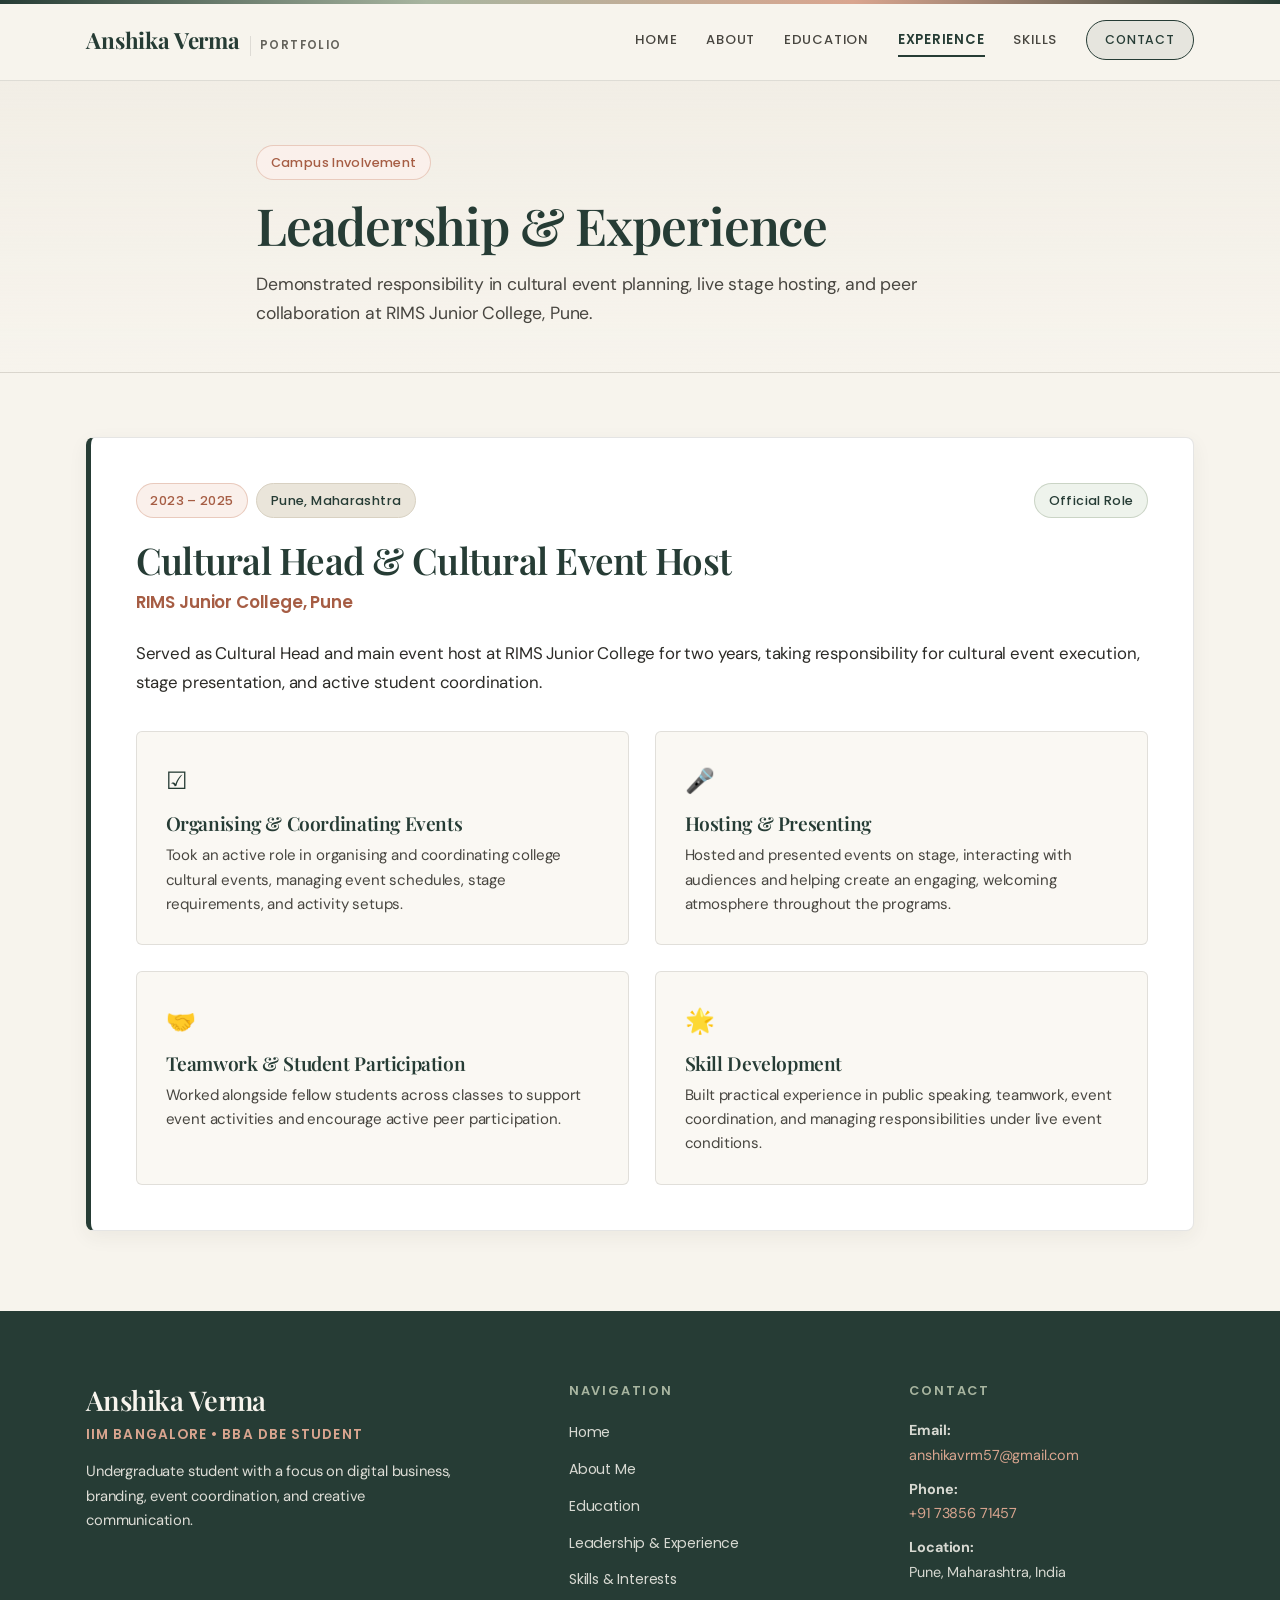
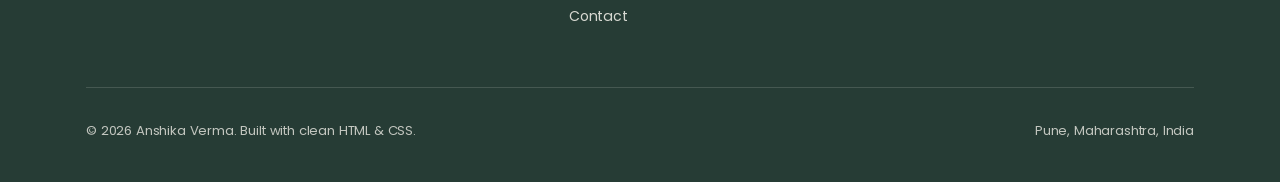
<file: experience.html>
<!DOCTYPE html>
<html lang="en">
<head>
  <meta charset="UTF-8">
  <meta name="viewport" content="width=device-width, initial-scale=1.0">
  <meta name="description" content="Leadership & Campus Involvement of Anshika Verma — Cultural Head and Event Host at RIMS Junior College, Pune (2023–2025).">
  <title>Leadership &amp; Experience | Anshika Verma</title>

  <!-- Typography -->
  <link rel="preconnect" href="https://fonts.googleapis.com">
  <link rel="preconnect" href="https://fonts.gstatic.com" crossorigin>
  <link href="https://fonts.googleapis.com/css2?family=DM+Sans:ital,opsz,wght@0,9..40,400;0,9..40,500;0,9..40,600;1,9..40,400&family=Playfair+Display:ital,wght@0,500;0,600;0,700;1,400;1,600&family=Poppins:wght@400;500;600;700&display=swap" rel="stylesheet">

  <link rel="stylesheet" href="style.css">
</head>
<body>

  <!-- HEADER & NAVIGATION -->
  <header class="site-header">
    <div class="container nav-container">
      <a href="index.html" class="brand-logo" aria-label="Anshika Verma Home">
        <span class="brand-name">Anshika Verma</span>
        <span class="brand-tag">Portfolio</span>
      </a>

      <input type="checkbox" id="nav-toggle" class="nav-toggle-input" aria-label="Toggle navigation menu">
      <label for="nav-toggle" class="nav-toggle-label" aria-hidden="true">
        <span></span>
      </label>

      <nav class="nav-menu">
        <a href="index.html" class="nav-link">Home</a>
        <a href="about.html" class="nav-link">About</a>
        <a href="education.html" class="nav-link">Education</a>
        <a href="experience.html" class="nav-link active">Experience</a>
        <a href="skills.html" class="nav-link">Skills</a>
        <a href="contact.html" class="nav-link nav-cta">Contact</a>
      </nav>
    </div>
  </header>

  <!-- PAGE BANNER -->
  <div class="page-banner">
    <div class="container banner-content">
      <span class="badge-pill terracotta" style="margin-bottom: 0.8rem;">Campus Involvement</span>
      <h1 class="page-title">Leadership &amp; Experience</h1>
      <p class="page-description">
        Demonstrated responsibility in cultural event planning, live stage hosting, and peer collaboration at RIMS Junior College, Pune.
      </p>
    </div>
  </div>

  <!-- MAIN CONTENT -->
  <main class="main-content section-padding-top">
    <div class="container">
      
      <article class="role-hero-card">
        
        <div class="role-top-meta">
          <div style="display: flex; gap: 0.5rem; flex-wrap: wrap;">
            <span class="badge-pill terracotta">2023 &ndash; 2025</span>
            <span class="badge-pill beige">Pune, Maharashtra</span>
          </div>
          <span class="badge-pill sage">Official Role</span>
        </div>

        <h2 class="role-title">Cultural Head &amp; Cultural Event Host</h2>
        <div class="role-subtitle">RIMS Junior College, Pune</div>

        <p class="role-summary">
          Served as Cultural Head and main event host at RIMS Junior College for two years, taking responsibility for cultural event execution, stage presentation, and active student coordination.
        </p>

        <!-- RESPONSIBILITIES GRID (FROM RESUME) -->
        <div class="responsibilities-grid">
          
          <div class="resp-box">
            <div class="resp-box-icon" aria-hidden="true">&#9745;</div>
            <h3 class="resp-box-title">Organising &amp; Coordinating Events</h3>
            <p class="resp-box-desc">
              Took an active role in organising and coordinating college cultural events, managing event schedules, stage requirements, and activity setups.
            </p>
          </div>

          <div class="resp-box">
            <div class="resp-box-icon" aria-hidden="true">&#127908;</div>
            <h3 class="resp-box-title">Hosting &amp; Presenting</h3>
            <p class="resp-box-desc">
              Hosted and presented events on stage, interacting with audiences and helping create an engaging, welcoming atmosphere throughout the programs.
            </p>
          </div>

          <div class="resp-box">
            <div class="resp-box-icon" aria-hidden="true">&#129309;</div>
            <h3 class="resp-box-title">Teamwork &amp; Student Participation</h3>
            <p class="resp-box-desc">
              Worked alongside fellow students across classes to support event activities and encourage active peer participation.
            </p>
          </div>

          <div class="resp-box">
            <div class="resp-box-icon" aria-hidden="true">&#127775;</div>
            <h3 class="resp-box-title">Skill Development</h3>
            <p class="resp-box-desc">
              Built practical experience in public speaking, teamwork, event coordination, and managing responsibilities under live event conditions.
            </p>
          </div>

        </div>

      </article>

    </div>
  </main>

  <!-- FOOTER -->
  <footer class="site-footer">
    <div class="container">
      
      <div class="footer-top">
        
        <div class="footer-brand">
          <h3>Anshika Verma</h3>
          <p class="footer-tagline">IIM Bangalore &bull; BBA DBE Student</p>
          <p class="footer-bio">
            Undergraduate student with a focus on digital business, branding, event coordination, and creative communication.
          </p>
        </div>

        <div>
          <h4 class="footer-col-title">Navigation</h4>
          <ul class="footer-links">
            <li><a href="index.html">Home</a></li>
            <li><a href="about.html">About Me</a></li>
            <li><a href="education.html">Education</a></li>
            <li><a href="experience.html">Leadership &amp; Experience</a></li>
            <li><a href="skills.html">Skills &amp; Interests</a></li>
            <li><a href="contact.html">Contact</a></li>
          </ul>
        </div>

        <div>
          <h4 class="footer-col-title">Contact</h4>
          <div class="footer-contact-info">
            <p><strong>Email:</strong><br><a href="mailto:anshikavrm57@gmail.com">anshikavrm57@gmail.com</a></p>
            <p><strong>Phone:</strong><br><a href="tel:+917385671457">+91 73856 71457</a></p>
            <p><strong>Location:</strong><br>Pune, Maharashtra, India</p>
          </div>
        </div>

      </div>

      <div class="footer-bottom">
        <div>&copy; 2026 Anshika Verma. Built with clean HTML &amp; CSS.</div>
        <div>Pune, Maharashtra, India</div>
      </div>

    </div>
  </footer>

</body>
</html>
</file>
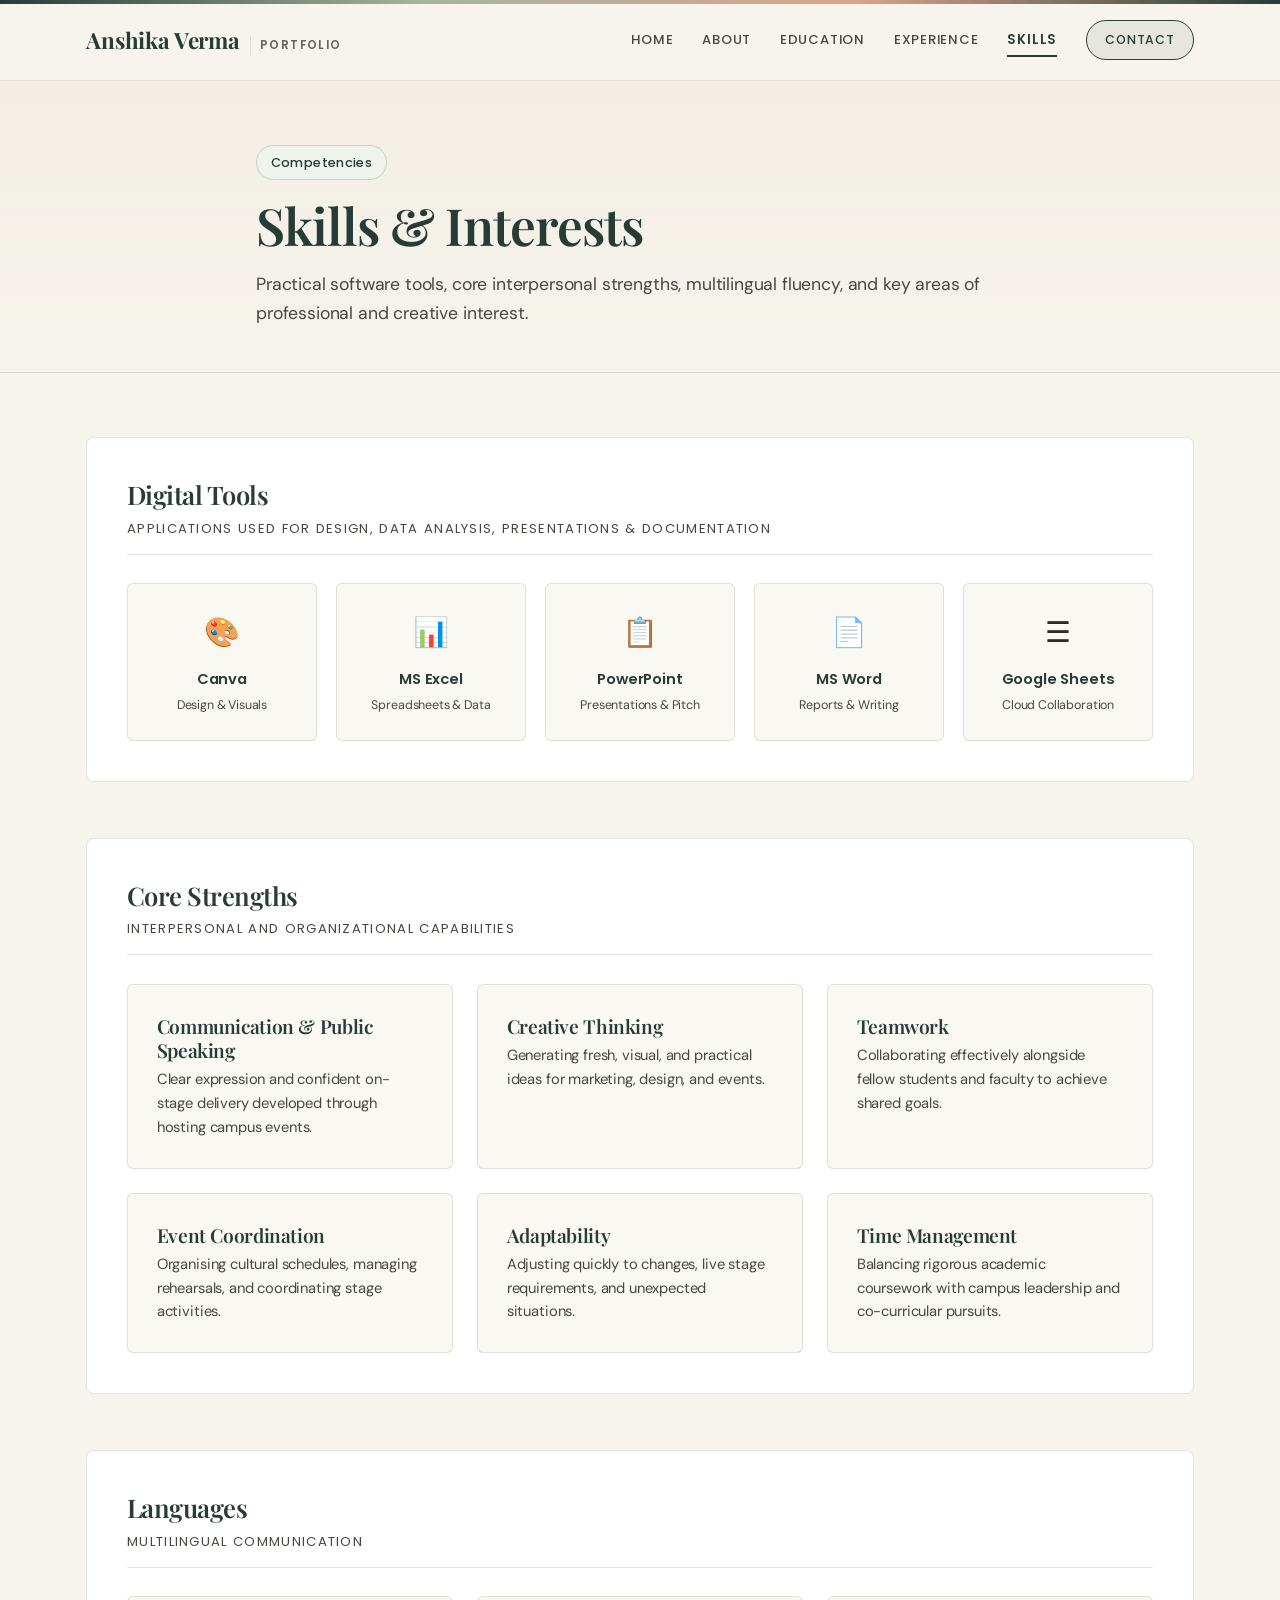
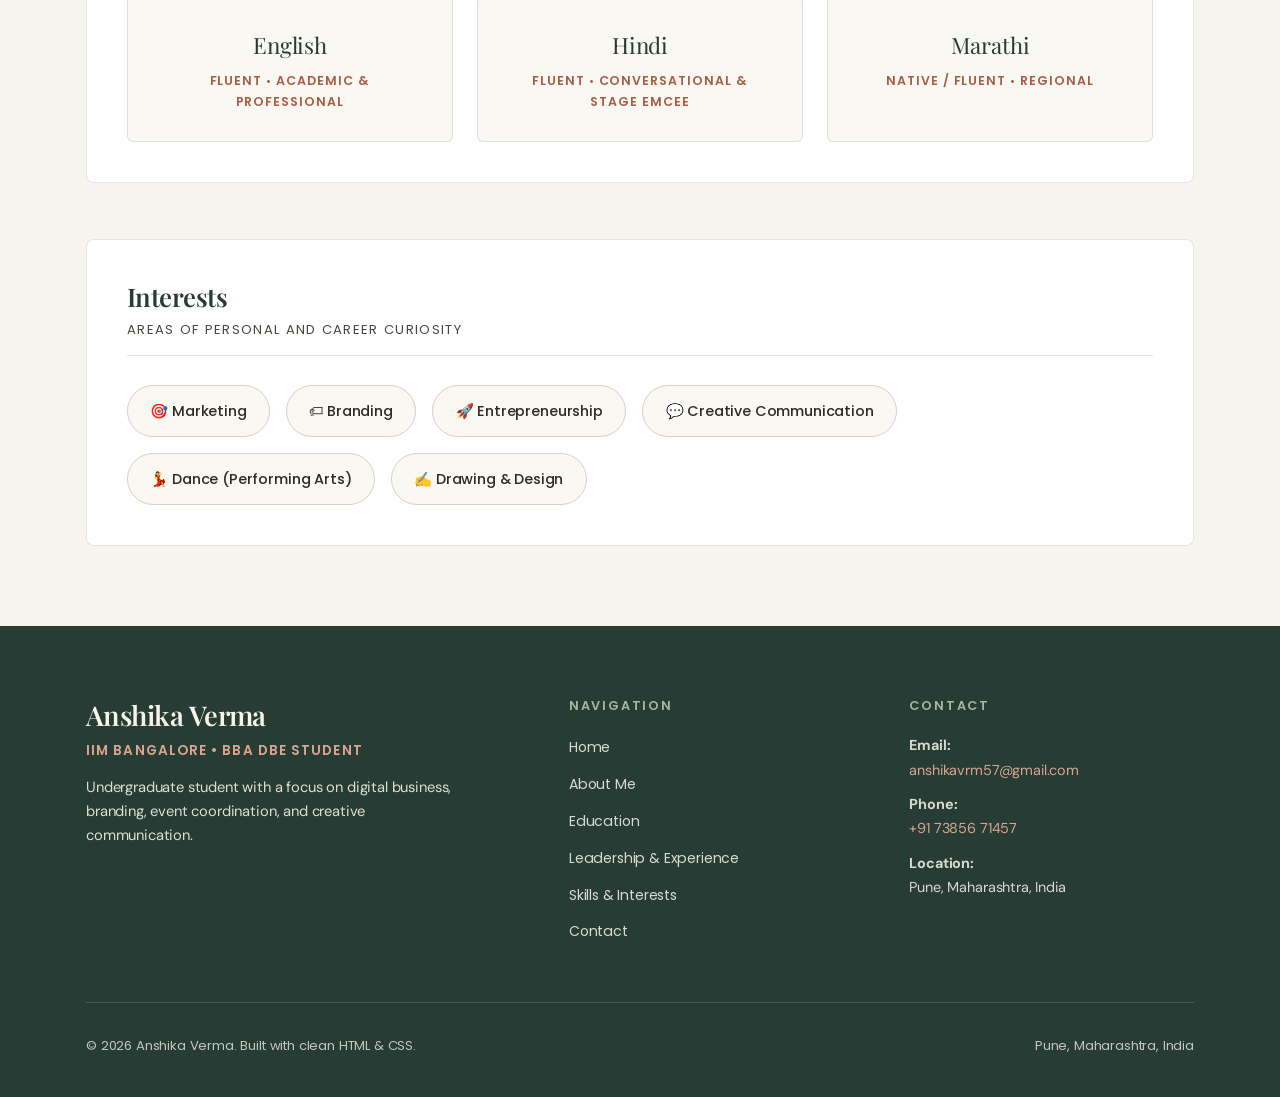
<file: skills.html>
<!DOCTYPE html>
<html lang="en">
<head>
  <meta charset="UTF-8">
  <meta name="viewport" content="width=device-width, initial-scale=1.0">
  <meta name="description" content="Skills, Tools, and Core Strengths of Anshika Verma — Digital Tools, Event Coordination, and Communication.">
  <title>Skills &amp; Interests | Anshika Verma</title>

  <!-- Typography -->
  <link rel="preconnect" href="https://fonts.googleapis.com">
  <link rel="preconnect" href="https://fonts.gstatic.com" crossorigin>
  <link href="https://fonts.googleapis.com/css2?family=DM+Sans:ital,opsz,wght@0,9..40,400;0,9..40,500;0,9..40,600;1,9..40,400&family=Playfair+Display:ital,wght@0,500;0,600;0,700;1,400;1,600&family=Poppins:wght@400;500;600;700&display=swap" rel="stylesheet">

  <link rel="stylesheet" href="style.css">
</head>
<body>

  <!-- HEADER & NAVIGATION -->
  <header class="site-header">
    <div class="container nav-container">
      <a href="index.html" class="brand-logo" aria-label="Anshika Verma Home">
        <span class="brand-name">Anshika Verma</span>
        <span class="brand-tag">Portfolio</span>
      </a>

      <input type="checkbox" id="nav-toggle" class="nav-toggle-input" aria-label="Toggle navigation menu">
      <label for="nav-toggle" class="nav-toggle-label" aria-hidden="true">
        <span></span>
      </label>

      <nav class="nav-menu">
        <a href="index.html" class="nav-link">Home</a>
        <a href="about.html" class="nav-link">About</a>
        <a href="education.html" class="nav-link">Education</a>
        <a href="experience.html" class="nav-link">Experience</a>
        <a href="skills.html" class="nav-link active">Skills</a>
        <a href="contact.html" class="nav-link nav-cta">Contact</a>
      </nav>
    </div>
  </header>

  <!-- PAGE BANNER -->
  <div class="page-banner">
    <div class="container banner-content">
      <span class="badge-pill sage" style="margin-bottom: 0.8rem;">Competencies</span>
      <h1 class="page-title">Skills &amp; Interests</h1>
      <p class="page-description">
        Practical software tools, core interpersonal strengths, multilingual fluency, and key areas of professional and creative interest.
      </p>
    </div>
  </div>

  <!-- MAIN CONTENT -->
  <main class="main-content section-padding-top">
    <div class="container">
      
      <div class="skills-wrapper">
        
        <!-- SECTION 1: DIGITAL TOOLS -->
        <section class="skill-category-block">
          <div class="category-header">
            <h3>Digital Tools</h3>
            <span class="category-subtitle">Applications used for design, data analysis, presentations &amp; documentation</span>
          </div>

          <div class="tools-grid">
            
            <div class="tool-card">
              <div class="tool-icon-wrapper" aria-hidden="true">&#127912;</div>
              <div class="tool-name">Canva</div>
              <div class="tool-role">Design &amp; Visuals</div>
            </div>

            <div class="tool-card">
              <div class="tool-icon-wrapper" aria-hidden="true">&#128202;</div>
              <div class="tool-name">MS Excel</div>
              <div class="tool-role">Spreadsheets &amp; Data</div>
            </div>

            <div class="tool-card">
              <div class="tool-icon-wrapper" aria-hidden="true">&#128203;</div>
              <div class="tool-name">PowerPoint</div>
              <div class="tool-role">Presentations &amp; Pitch</div>
            </div>

            <div class="tool-card">
              <div class="tool-icon-wrapper" aria-hidden="true">&#128196;</div>
              <div class="tool-name">MS Word</div>
              <div class="tool-role">Reports &amp; Writing</div>
            </div>

            <div class="tool-card">
              <div class="tool-icon-wrapper" aria-hidden="true">&#9776;</div>
              <div class="tool-name">Google Sheets</div>
              <div class="tool-role">Cloud Collaboration</div>
            </div>

          </div>
        </section>

        <!-- SECTION 2: CORE STRENGTHS -->
        <section class="skill-category-block">
          <div class="category-header">
            <h3>Core Strengths</h3>
            <span class="category-subtitle">Interpersonal and organizational capabilities</span>
          </div>

          <div class="strengths-grid">
            
            <div class="strength-card">
              <h4 class="strength-title">Communication &amp; Public Speaking</h4>
              <p class="strength-desc">
                Clear expression and confident on-stage delivery developed through hosting campus events.
              </p>
            </div>

            <div class="strength-card">
              <h4 class="strength-title">Creative Thinking</h4>
              <p class="strength-desc">
                Generating fresh, visual, and practical ideas for marketing, design, and events.
              </p>
            </div>

            <div class="strength-card">
              <h4 class="strength-title">Teamwork</h4>
              <p class="strength-desc">
                Collaborating effectively alongside fellow students and faculty to achieve shared goals.
              </p>
            </div>

            <div class="strength-card">
              <h4 class="strength-title">Event Coordination</h4>
              <p class="strength-desc">
                Organising cultural schedules, managing rehearsals, and coordinating stage activities.
              </p>
            </div>

            <div class="strength-card">
              <h4 class="strength-title">Adaptability</h4>
              <p class="strength-desc">
                Adjusting quickly to changes, live stage requirements, and unexpected situations.
              </p>
            </div>

            <div class="strength-card">
              <h4 class="strength-title">Time Management</h4>
              <p class="strength-desc">
                Balancing rigorous academic coursework with campus leadership and co-curricular pursuits.
              </p>
            </div>

          </div>
        </section>

        <!-- SECTION 3: LANGUAGES -->
        <section class="skill-category-block">
          <div class="category-header">
            <h3>Languages</h3>
            <span class="category-subtitle">Multilingual communication</span>
          </div>

          <div class="languages-grid">
            
            <div class="lang-card">
              <div class="lang-name">English</div>
              <div class="lang-status">Fluent &bull; Academic &amp; Professional</div>
            </div>

            <div class="lang-card">
              <div class="lang-name">Hindi</div>
              <div class="lang-status">Fluent &bull; Conversational &amp; Stage Emcee</div>
            </div>

            <div class="lang-card">
              <div class="lang-name">Marathi</div>
              <div class="lang-status">Native / Fluent &bull; Regional</div>
            </div>

          </div>
        </section>

        <!-- SECTION 4: INTERESTS -->
        <section class="skill-category-block">
          <div class="category-header">
            <h3>Interests</h3>
            <span class="category-subtitle">Areas of personal and career curiosity</span>
          </div>

          <div class="interests-cloud">
            <div class="interest-tag"><span class="interest-name">&#127919; Marketing</span></div>
            <div class="interest-tag"><span class="interest-name">&#127991; Branding</span></div>
            <div class="interest-tag"><span class="interest-name">&#128640; Entrepreneurship</span></div>
            <div class="interest-tag"><span class="interest-name">&#128172; Creative Communication</span></div>
            <div class="interest-tag"><span class="interest-name">&#128131; Dance (Performing Arts)</span></div>
            <div class="interest-tag"><span class="interest-name">&#9997; Drawing &amp; Design</span></div>
          </div>
        </section>

      </div>

    </div>
  </main>

  <!-- FOOTER -->
  <footer class="site-footer">
    <div class="container">
      
      <div class="footer-top">
        
        <div class="footer-brand">
          <h3>Anshika Verma</h3>
          <p class="footer-tagline">IIM Bangalore &bull; BBA DBE Student</p>
          <p class="footer-bio">
            Undergraduate student with a focus on digital business, branding, event coordination, and creative communication.
          </p>
        </div>

        <div>
          <h4 class="footer-col-title">Navigation</h4>
          <ul class="footer-links">
            <li><a href="index.html">Home</a></li>
            <li><a href="about.html">About Me</a></li>
            <li><a href="education.html">Education</a></li>
            <li><a href="experience.html">Leadership &amp; Experience</a></li>
            <li><a href="skills.html">Skills &amp; Interests</a></li>
            <li><a href="contact.html">Contact</a></li>
          </ul>
        </div>

        <div>
          <h4 class="footer-col-title">Contact</h4>
          <div class="footer-contact-info">
            <p><strong>Email:</strong><br><a href="mailto:anshikavrm57@gmail.com">anshikavrm57@gmail.com</a></p>
            <p><strong>Phone:</strong><br><a href="tel:+917385671457">+91 73856 71457</a></p>
            <p><strong>Location:</strong><br>Pune, Maharashtra, India</p>
          </div>
        </div>

      </div>

      <div class="footer-bottom">
        <div>&copy; 2026 Anshika Verma. Built with clean HTML &amp; CSS.</div>
        <div>Pune, Maharashtra, India</div>
      </div>

    </div>
  </footer>

</body>
</html>
</file>
<file: style.css>
/* ==========================================================================
   ANSHIKA VERMA — PERSONAL PORTFOLIO & RESUME
   Clean, Minimal & Elegant Editorial Portfolio
   Pure HTML5 & CSS3 — Zero JavaScript or Frameworks
   Palette: Warm Ivory, Soft Beige, Sage Green, Forest Green, Muted Terracotta, Charcoal
   Typography: Playfair Display (Serif), DM Sans (Body), Poppins (UI/Labels)
   ========================================================================== */

/* --------------------------------------------------------------------------
   1. DESIGN TOKENS & CSS VARIABLES
   -------------------------------------------------------------------------- */
:root {
  /* Palette */
  --warm-ivory: #F7F4ED;
  --warm-ivory-alt: #F2EFE8;
  --soft-beige: #EAE5DA;
  --soft-beige-dark: #DDD6C7;
  
  --sage-green: #A8B5A0;
  --sage-dark: #586B52;
  --sage-light: #EEF3EC;
  --sage-tint: rgba(168, 181, 160, 0.25);
  
  --forest-green: #263C35;
  --forest-dark: #192823;
  --forest-light: rgba(38, 60, 53, 0.08);
  
  --muted-terracotta: #D9A58F;
  --terracotta-dark: #A65D44;
  --terracotta-light: #FAF0EB;
  --terracotta-tint: rgba(217, 165, 143, 0.25);
  
  --charcoal: #2C2B27;
  --charcoal-muted: #484640;
  --charcoal-light: #65635C;

  /* Borders & Surfaces */
  --border-subtle: rgba(44, 43, 39, 0.12);
  --border-beige: #D8D1C2;
  --surface-white: #FFFFFF;
  --surface-card: #FAF8F3;

  /* Fonts */
  --font-serif: 'Playfair Display', Georgia, serif;
  --font-body: 'DM Sans', -apple-system, BlinkMacSystemFont, 'Segoe UI', Roboto, sans-serif;
  --font-ui: 'Poppins', -apple-system, BlinkMacSystemFont, sans-serif;

  /* Shadows */
  --shadow-subtle: 0 2px 8px rgba(44, 43, 39, 0.04);
  --shadow-card: 0 6px 20px rgba(44, 43, 39, 0.06);
  --shadow-hover: 0 12px 28px rgba(38, 60, 53, 0.10);

  /* Layout */
  --max-width: 1140px;
  --nav-height: 80px;
  --transition-fast: 0.2s ease;
}

/* --------------------------------------------------------------------------
   2. RESET & BASE STYLES
   -------------------------------------------------------------------------- */
*, *::before, *::after {
  box-sizing: border-box;
  margin: 0;
  padding: 0;
}

html {
  font-size: 16px;
  scroll-behavior: smooth;
  -webkit-text-size-adjust: 100%;
}

body {
  background-color: var(--warm-ivory);
  color: var(--charcoal);
  font-family: var(--font-body);
  font-weight: 400;
  line-height: 1.7;
  letter-spacing: -0.01em;
  min-height: 100vh;
  display: flex;
  flex-direction: column;
}

/* Subtle top accent line */
body::before {
  content: "";
  position: fixed;
  top: 0;
  left: 0;
  width: 100%;
  height: 4px;
  background: linear-gradient(90deg, var(--forest-green), var(--sage-green), var(--muted-terracotta), var(--forest-green));
  z-index: 1100;
}

img, svg {
  display: block;
  max-width: 100%;
}

a {
  color: inherit;
  text-decoration: none;
  transition: color var(--transition-fast), border-color var(--transition-fast);
}

ul, ol {
  list-style: none;
}

/* --------------------------------------------------------------------------
   3. TYPOGRAPHY
   -------------------------------------------------------------------------- */
h1, h2, h3, h4, .serif-heading {
  font-family: var(--font-serif);
  color: var(--forest-green);
  font-weight: 600;
  line-height: 1.25;
  letter-spacing: -0.02em;
}

h1 {
  font-size: clamp(2.3rem, 4.6vw, 3.6rem);
  margin-bottom: 1.2rem;
}

h2 {
  font-size: clamp(1.8rem, 3.2vw, 2.4rem);
  margin-bottom: 0.8rem;
}

h3 {
  font-size: clamp(1.25rem, 2.2vw, 1.55rem);
  margin-bottom: 0.5rem;
}

h4 {
  font-size: 1.15rem;
  font-weight: 600;
  margin-bottom: 0.35rem;
}

p {
  margin-bottom: 1.2rem;
  color: var(--charcoal);
  font-size: 1.02rem;
  line-height: 1.7;
}

.hero-intro {
  font-size: 1.15rem;
  line-height: 1.75;
  color: var(--charcoal);
  margin-bottom: 1.5rem;
}

.editorial-serif {
  font-family: var(--font-serif);
  font-style: italic;
  font-weight: 400;
  color: var(--terracotta-dark);
}

/* --------------------------------------------------------------------------
   4. LAYOUT CONTAINERS
   -------------------------------------------------------------------------- */
.container {
  width: 90%;
  max-width: var(--max-width);
  margin: 0 auto;
  padding: 0 1rem;
}

.main-content {
  flex: 1 0 auto;
  padding-bottom: 5rem;
}

.section-padding {
  padding: 4.5rem 0;
}

.section-padding-top {
  padding-top: 4rem;
}

/* --------------------------------------------------------------------------
   5. LABELS, BADGES & BUTTONS
   -------------------------------------------------------------------------- */
.kicker-label {
  font-family: var(--font-ui);
  text-transform: uppercase;
  font-size: 0.78rem;
  letter-spacing: 0.14em;
  font-weight: 600;
  display: inline-flex;
  align-items: center;
  gap: 0.4rem;
  padding: 0.35rem 0.85rem;
  border-radius: 4px;
  margin-bottom: 1rem;
}

.kicker-label.iim-label {
  background-color: var(--terracotta-light);
  color: var(--terracotta-dark);
  border: 1px solid rgba(217, 165, 143, 0.4);
}

.badge-pill {
  font-family: var(--font-ui);
  display: inline-flex;
  align-items: center;
  gap: 0.4rem;
  padding: 0.35rem 0.85rem;
  border-radius: 999px;
  font-size: 0.8rem;
  font-weight: 500;
  letter-spacing: 0.03em;
  border: 1px solid transparent;
}

.badge-pill.sage {
  background-color: var(--sage-light);
  color: var(--forest-green);
  border-color: rgba(168, 181, 160, 0.5);
}

.badge-pill.terracotta {
  background-color: var(--terracotta-light);
  color: var(--terracotta-dark);
  border-color: rgba(217, 165, 143, 0.5);
}

.badge-pill.beige {
  background-color: var(--soft-beige);
  color: var(--forest-green);
  border-color: var(--border-beige);
}

.badge-pill.forest {
  background-color: var(--forest-green);
  color: var(--warm-ivory);
}

.btn-group {
  display: flex;
  flex-wrap: wrap;
  gap: 1rem;
  align-items: center;
  margin-top: 2rem;
}

.btn {
  font-family: var(--font-ui);
  display: inline-flex;
  align-items: center;
  justify-content: center;
  gap: 0.5rem;
  padding: 0.85rem 1.75rem;
  font-size: 0.85rem;
  font-weight: 600;
  letter-spacing: 0.05em;
  text-transform: uppercase;
  border-radius: 4px;
  cursor: pointer;
  transition: all var(--transition-fast);
  text-decoration: none;
  border: 1px solid transparent;
}

.btn-primary {
  background-color: var(--forest-green);
  color: var(--warm-ivory);
  border-color: var(--forest-green);
}

.btn-primary:hover {
  background-color: var(--forest-dark);
  transform: translateY(-2px);
  box-shadow: 0 4px 14px rgba(38, 60, 53, 0.25);
}

.btn-secondary {
  background-color: transparent;
  color: var(--forest-green);
  border-color: var(--forest-green);
}

.btn-secondary:hover {
  background-color: var(--forest-green);
  color: var(--warm-ivory);
  transform: translateY(-2px);
}

/* --------------------------------------------------------------------------
   6. SITE HEADER & NAVIGATION
   -------------------------------------------------------------------------- */
.site-header {
  background-color: rgba(247, 244, 237, 0.96);
  border-bottom: 1px solid var(--border-subtle);
  position: sticky;
  top: 0;
  z-index: 1000;
  backdrop-filter: blur(8px);
}

.nav-container {
  display: flex;
  align-items: center;
  justify-content: space-between;
  height: var(--nav-height);
}

.brand-logo {
  display: flex;
  align-items: baseline;
  gap: 0.6rem;
  text-decoration: none;
}

.brand-name {
  font-family: var(--font-serif);
  font-size: 1.4rem;
  font-weight: 700;
  color: var(--forest-green);
}

.brand-tag {
  font-family: var(--font-ui);
  font-size: 0.72rem;
  text-transform: uppercase;
  letter-spacing: 0.12em;
  color: var(--charcoal-light);
  font-weight: 600;
  border-left: 1px solid var(--border-subtle);
  padding-left: 0.6rem;
}

.nav-menu {
  display: flex;
  align-items: center;
  gap: 1.8rem;
}

.nav-link {
  font-family: var(--font-ui);
  font-size: 0.82rem;
  font-weight: 500;
  letter-spacing: 0.06em;
  text-transform: uppercase;
  color: var(--charcoal-muted);
  position: relative;
  padding: 0.35rem 0;
  transition: color var(--transition-fast);
}

.nav-link::after {
  content: "";
  position: absolute;
  bottom: 0;
  left: 0;
  width: 0;
  height: 2px;
  background-color: var(--forest-green);
  transition: width var(--transition-fast);
}

.nav-link:hover {
  color: var(--forest-green);
}

.nav-link:hover::after {
  width: 100%;
}

.nav-link.active {
  color: var(--forest-green);
  font-weight: 600;
}

.nav-link.active::after {
  width: 100%;
  background-color: var(--forest-green);
}

.nav-cta {
  padding: 0.5rem 1.15rem;
  font-size: 0.78rem;
  background-color: var(--forest-light);
  border: 1px solid var(--forest-green);
  border-radius: 999px;
  color: var(--forest-green);
}

.nav-cta:hover {
  background-color: var(--forest-green);
  color: var(--warm-ivory);
}

/* Pure CSS Mobile Navigation */
.nav-toggle-input {
  display: none;
}

.nav-toggle-label {
  display: none;
  cursor: pointer;
  width: 30px;
  height: 22px;
  position: relative;
  z-index: 1002;
}

.nav-toggle-label span,
.nav-toggle-label span::before,
.nav-toggle-label span::after {
  content: "";
  position: absolute;
  height: 2px;
  width: 100%;
  background-color: var(--forest-green);
  transition: transform var(--transition-fast), top var(--transition-fast);
}

.nav-toggle-label span { top: 10px; }
.nav-toggle-label span::before { top: -8px; }
.nav-toggle-label span::after { top: 8px; }

/* --------------------------------------------------------------------------
   7. HOMEPAGE HERO & EDITORIAL PROFILE CARD
   -------------------------------------------------------------------------- */
.editorial-hero {
  padding: 4.5rem 0 3.5rem;
  border-bottom: 1px solid var(--border-subtle);
}

.hero-grid {
  display: grid;
  grid-template-columns: 1.25fr 0.95fr;
  gap: 3.5rem;
  align-items: center;
}

.hero-text {
  max-width: 620px;
}

.hero-visual {
  display: flex;
  justify-content: center;
  align-items: center;
}

/* Minimal Editorial Profile Card */
.editorial-frame {
  position: relative;
  background-color: var(--surface-white);
  border: 1px solid var(--border-beige);
  padding: 1.5rem 1.5rem 2rem;
  box-shadow: var(--shadow-card);
  border-radius: 6px;
  width: 100%;
  max-width: 400px;
  text-align: center;
  transition: transform var(--transition-fast), box-shadow var(--transition-fast);
}

.editorial-frame:hover {
  transform: translateY(-4px);
  box-shadow: var(--shadow-hover);
}

.tape-accent {
  position: absolute;
  top: -12px;
  left: 50%;
  transform: translateX(-50%);
  background-color: var(--soft-beige);
  border: 1px dashed rgba(168, 181, 160, 0.7);
  padding: 0.25rem 1.4rem;
  font-family: var(--font-ui);
  font-size: 0.68rem;
  letter-spacing: 0.14em;
  text-transform: uppercase;
  color: var(--forest-green);
  font-weight: 600;
}

.profile-artwork {
  background: linear-gradient(150deg, #FAF8F2 0%, var(--soft-beige) 100%);
  border: 1px solid var(--border-subtle);
  border-radius: 4px;
  padding: 2.2rem 1.5rem;
  display: flex;
  flex-direction: column;
  align-items: center;
  justify-content: center;
}

.silhouette-emblem {
  width: 105px;
  height: 105px;
  border-radius: 50%;
  background: var(--surface-white);
  border: 2px solid var(--sage-green);
  display: flex;
  align-items: center;
  justify-content: center;
  margin-bottom: 1.2rem;
  box-shadow: var(--shadow-subtle);
}

.monogram-text {
  font-family: var(--font-serif);
  font-size: 2.4rem;
  font-weight: 700;
  color: var(--forest-green);
  line-height: 1;
}

.frame-caption {
  font-family: var(--font-serif);
  font-size: 1.4rem;
  color: var(--forest-green);
  font-weight: 700;
  margin-bottom: 0.2rem;
}

.frame-subtitle {
  font-family: var(--font-ui);
  font-size: 0.78rem;
  text-transform: uppercase;
  letter-spacing: 0.12em;
  color: var(--terracotta-dark);
  font-weight: 600;
  margin-bottom: 1.1rem;
}

.frame-pill-list {
  display: flex;
  flex-wrap: wrap;
  gap: 0.4rem;
  justify-content: center;
}

/* --------------------------------------------------------------------------
   8. THREE PILLARS (CREATIVITY, COMMUNICATION, LEADERSHIP)
   -------------------------------------------------------------------------- */
.pillars-section {
  background-color: var(--surface-card);
  border-bottom: 1px solid var(--border-subtle);
}

.section-header-centered {
  text-align: center;
  max-width: 680px;
  margin: 0 auto 3rem;
}

.pillars-grid {
  display: grid;
  grid-template-columns: repeat(3, 1fr);
  gap: 2rem;
}

.pillar-card {
  background-color: var(--surface-white);
  border: 1px solid var(--border-subtle);
  border-radius: 6px;
  padding: 2.2rem 1.8rem;
  transition: transform var(--transition-fast), border-color var(--transition-fast);
  display: flex;
  flex-direction: column;
}

.pillar-card:hover {
  transform: translateY(-4px);
  border-color: var(--sage-green);
}

.pillar-top {
  display: flex;
  justify-content: space-between;
  align-items: center;
  margin-bottom: 1.2rem;
}

.pillar-number {
  font-family: var(--font-serif);
  font-size: 2rem;
  font-style: italic;
  color: var(--terracotta-dark);
}

.pillar-icon-box {
  width: 44px;
  height: 44px;
  border-radius: 6px;
  display: flex;
  align-items: center;
  justify-content: center;
  font-size: 1.3rem;
}

.pillar-icon-box.creativity { background-color: var(--terracotta-light); color: var(--terracotta-dark); }
.pillar-icon-box.communication { background-color: var(--sage-light); color: var(--forest-green); }
.pillar-icon-box.leadership { background-color: var(--soft-beige); color: var(--forest-green); }

.pillar-title {
  font-family: var(--font-serif);
  font-size: 1.4rem;
  color: var(--forest-green);
  margin-bottom: 0.6rem;
}

.pillar-desc {
  font-size: 0.96rem;
  color: var(--charcoal-muted);
  line-height: 1.65;
  margin-bottom: 0;
  flex-grow: 1;
}

/* --------------------------------------------------------------------------
   9. HOMEPAGE PREVIEWS (PROMINENT IIMB & LEADERSHIP)
   -------------------------------------------------------------------------- */
.preview-grid {
  display: grid;
  grid-template-columns: 1fr 1fr;
  gap: 2.5rem;
}

.preview-card {
  background-color: var(--surface-white);
  border: 1px solid var(--border-subtle);
  border-radius: 8px;
  padding: 2.4rem 2rem;
  display: flex;
  flex-direction: column;
  transition: transform var(--transition-fast), border-color var(--transition-fast);
}

.preview-card.featured-preview {
  background-color: #FAF8F2;
  border-left: 4px solid var(--forest-green);
}

.preview-card:hover {
  transform: translateY(-4px);
  border-color: var(--forest-green);
}

.preview-header {
  display: flex;
  justify-content: space-between;
  align-items: flex-start;
  margin-bottom: 1rem;
}

.preview-label {
  font-family: var(--font-ui);
  font-size: 0.76rem;
  text-transform: uppercase;
  letter-spacing: 0.12em;
  color: var(--terracotta-dark);
  font-weight: 600;
}

.preview-institution {
  font-family: var(--font-ui);
  font-size: 0.95rem;
  font-weight: 600;
  color: var(--forest-green);
  margin-top: 0.2rem;
}

.preview-title {
  font-family: var(--font-serif);
  font-size: 1.5rem;
  color: var(--forest-green);
  margin-bottom: 0.8rem;
}

.preview-body {
  font-size: 0.98rem;
  color: var(--charcoal-muted);
  margin-bottom: 1.8rem;
  flex-grow: 1;
}

.text-link {
  font-family: var(--font-ui);
  font-size: 0.82rem;
  text-transform: uppercase;
  letter-spacing: 0.08em;
  font-weight: 600;
  color: var(--forest-green);
  display: inline-flex;
  align-items: center;
  gap: 0.4rem;
  border-bottom: 2px solid var(--forest-green);
  padding-bottom: 2px;
  align-self: flex-start;
  transition: all var(--transition-fast);
}

.text-link:hover {
  color: var(--terracotta-dark);
  border-color: var(--terracotta-dark);
}

/* --------------------------------------------------------------------------
   10. PAGE BANNER (PAGES 2-6)
   -------------------------------------------------------------------------- */
.page-banner {
  padding: 4rem 0 2.8rem;
  border-bottom: 1px solid var(--border-subtle);
  background: linear-gradient(180deg, rgba(234, 229, 218, 0.4) 0%, transparent 100%);
}

.banner-content {
  max-width: 800px;
}

.page-title {
  font-size: clamp(2.3rem, 4vw, 3.2rem);
  color: var(--forest-green);
  margin-bottom: 0.8rem;
}

.page-description {
  font-size: 1.1rem;
  line-height: 1.65;
  color: var(--charcoal-muted);
  margin-bottom: 0;
}

/* --------------------------------------------------------------------------
   11. ABOUT PAGE
   -------------------------------------------------------------------------- */
.about-grid {
  display: grid;
  grid-template-columns: 1.3fr 0.9fr;
  gap: 3.5rem;
  align-items: start;
}

.about-sidebar-card {
  background-color: var(--surface-white);
  border: 1px solid var(--border-subtle);
  border-radius: 8px;
  padding: 2.2rem;
  box-shadow: var(--shadow-subtle);
}

.sidebar-heading {
  font-family: var(--font-serif);
  font-size: 1.35rem;
  color: var(--forest-green);
  border-bottom: 1px solid var(--border-subtle);
  padding-bottom: 0.75rem;
  margin-bottom: 1.4rem;
}

.fact-list li {
  margin-bottom: 1.1rem;
  padding-bottom: 1.1rem;
  border-bottom: 1px dashed var(--border-subtle);
}

.fact-list li:last-child {
  border-bottom: none;
  margin-bottom: 0;
  padding-bottom: 0;
}

.fact-label {
  font-family: var(--font-ui);
  font-size: 0.74rem;
  text-transform: uppercase;
  letter-spacing: 0.12em;
  color: var(--terracotta-dark);
  font-weight: 600;
  display: block;
  margin-bottom: 0.2rem;
}

.fact-value {
  font-size: 1rem;
  font-weight: 600;
  color: var(--forest-green);
}

.element-grid {
  display: grid;
  grid-template-columns: repeat(4, 1fr);
  gap: 1.4rem;
}

.element-card {
  background-color: var(--surface-white);
  border: 1px solid var(--border-subtle);
  border-radius: 6px;
  padding: 1.4rem;
  transition: transform var(--transition-fast);
}

.element-card:hover {
  transform: translateY(-3px);
  border-color: var(--sage-green);
}

.element-visual {
  width: 100%;
  aspect-ratio: 1 / 1;
  background-color: var(--soft-beige);
  border-radius: 4px;
  display: flex;
  align-items: center;
  justify-content: center;
  font-size: 2.2rem;
  margin-bottom: 1rem;
}

.element-card:nth-child(1) .element-visual { background-color: var(--terracotta-light); }
.element-card:nth-child(2) .element-visual { background-color: var(--sage-light); }
.element-card:nth-child(3) .element-visual { background-color: var(--soft-beige); }
.element-card:nth-child(4) .element-visual { background-color: #E8EEEC; }

.element-title {
  font-family: var(--font-serif);
  font-size: 1.15rem;
  color: var(--forest-green);
  margin-bottom: 0.35rem;
}

.element-desc {
  font-size: 0.9rem;
  color: var(--charcoal-muted);
  line-height: 1.55;
  margin-bottom: 0;
}

/* --------------------------------------------------------------------------
   12. EDUCATION PAGE (PROMINENT IIMB & CLEAN TIMELINE)
   -------------------------------------------------------------------------- */
.education-container {
  display: flex;
  flex-direction: column;
  gap: 2.2rem;
}

.edu-card {
  background-color: var(--surface-white);
  border: 1px solid var(--border-subtle);
  border-radius: 8px;
  padding: 2.4rem;
  display: grid;
  grid-template-columns: 140px 1fr auto;
  gap: 2rem;
  align-items: start;
  transition: transform var(--transition-fast), border-color var(--transition-fast);
}

.edu-card:hover {
  transform: translateY(-3px);
  border-color: var(--sage-green);
}

/* Prominent IIMB Education Card */
.edu-card.prominent-iimb {
  background-color: #FAF8F2;
  border-left: 5px solid var(--forest-green);
  border-color: var(--sage-green);
  box-shadow: var(--shadow-card);
}

.edu-year {
  font-family: var(--font-ui);
  font-size: 0.88rem;
  font-weight: 600;
  color: var(--charcoal-muted);
}

.edu-year .status-tag {
  display: inline-block;
  margin-top: 0.4rem;
  font-size: 0.74rem;
  padding: 0.2rem 0.65rem;
  border-radius: 999px;
  background-color: var(--forest-green);
  color: var(--warm-ivory);
  font-weight: 600;
}

.edu-details h3 {
  font-size: 1.55rem;
  margin-bottom: 0.25rem;
  color: var(--forest-green);
}

.edu-institution {
  font-family: var(--font-ui);
  font-size: 0.95rem;
  font-weight: 600;
  color: var(--charcoal-muted);
  margin-bottom: 0.9rem;
}

.edu-description {
  font-size: 0.98rem;
  color: var(--charcoal);
  margin-bottom: 1.2rem;
}

.edu-tags {
  display: flex;
  flex-wrap: wrap;
  gap: 0.5rem;
}

.edu-score-badge {
  text-align: right;
  min-width: 120px;
  background-color: var(--surface-card);
  border: 1px solid var(--border-subtle);
  border-radius: 6px;
  padding: 1rem 1.2rem;
}

.score-number {
  font-family: var(--font-serif);
  font-size: 2rem;
  font-weight: 700;
  color: var(--forest-green);
  line-height: 1;
}

.score-label {
  font-family: var(--font-ui);
  font-size: 0.72rem;
  text-transform: uppercase;
  letter-spacing: 0.1em;
  color: var(--terracotta-dark);
  font-weight: 600;
  margin-top: 0.35rem;
}

/* --------------------------------------------------------------------------
   13. EXPERIENCE PAGE
   -------------------------------------------------------------------------- */
.role-hero-card {
  background-color: var(--surface-white);
  border: 1px solid var(--border-subtle);
  border-radius: 8px;
  padding: 2.8rem;
  box-shadow: var(--shadow-card);
  position: relative;
  border-left: 5px solid var(--forest-green);
}

.role-top-meta {
  display: flex;
  justify-content: space-between;
  align-items: center;
  flex-wrap: wrap;
  gap: 0.8rem;
  margin-bottom: 1.2rem;
}

.role-title {
  font-size: clamp(1.8rem, 3vw, 2.3rem);
  color: var(--forest-green);
  margin-bottom: 0.3rem;
}

.role-subtitle {
  font-family: var(--font-ui);
  font-size: 1.05rem;
  font-weight: 600;
  color: var(--terracotta-dark);
  margin-bottom: 1.4rem;
}

.role-summary {
  font-size: 1.05rem;
  line-height: 1.7;
  color: var(--charcoal);
  margin-bottom: 2.2rem;
}

.responsibilities-grid {
  display: grid;
  grid-template-columns: repeat(2, 1fr);
  gap: 1.6rem;
}

.resp-box {
  background-color: var(--surface-card);
  border: 1px solid var(--border-subtle);
  border-radius: 6px;
  padding: 1.8rem;
  transition: transform var(--transition-fast);
}

.resp-box:hover {
  transform: translateY(-3px);
  border-color: var(--sage-green);
}

.resp-box-icon {
  font-size: 1.5rem;
  margin-bottom: 0.6rem;
  color: var(--forest-green);
}

.resp-box-title {
  font-family: var(--font-serif);
  font-size: 1.2rem;
  color: var(--forest-green);
  margin-bottom: 0.5rem;
}

.resp-box-desc {
  font-size: 0.94rem;
  color: var(--charcoal-muted);
  line-height: 1.6;
  margin-bottom: 0;
}

/* --------------------------------------------------------------------------
   14. SKILLS & INTERESTS
   -------------------------------------------------------------------------- */
.skills-wrapper {
  display: flex;
  flex-direction: column;
  gap: 3.5rem;
}

.skill-category-block {
  background-color: var(--surface-white);
  border: 1px solid var(--border-subtle);
  border-radius: 8px;
  padding: 2.5rem;
}

.category-header {
  margin-bottom: 1.8rem;
  border-bottom: 1px solid var(--border-subtle);
  padding-bottom: 0.8rem;
}

.category-header h3 {
  font-size: 1.6rem;
  color: var(--forest-green);
  margin-bottom: 0.2rem;
}

.category-subtitle {
  font-family: var(--font-ui);
  font-size: 0.82rem;
  color: var(--charcoal-muted);
  text-transform: uppercase;
  letter-spacing: 0.1em;
}

.tools-grid {
  display: grid;
  grid-template-columns: repeat(5, 1fr);
  gap: 1.2rem;
}

.tool-card {
  background-color: var(--surface-card);
  border: 1px solid var(--border-subtle);
  border-radius: 6px;
  padding: 1.5rem 1rem;
  text-align: center;
  transition: transform var(--transition-fast);
}

.tool-card:hover {
  transform: translateY(-3px);
  border-color: var(--muted-terracotta);
}

.tool-icon-wrapper {
  font-size: 1.8rem;
  margin-bottom: 0.6rem;
}

.tool-name {
  font-family: var(--font-ui);
  font-size: 0.92rem;
  font-weight: 600;
  color: var(--forest-green);
  margin-bottom: 0.2rem;
}

.tool-role {
  font-size: 0.78rem;
  color: var(--charcoal-muted);
}

.strengths-grid {
  display: grid;
  grid-template-columns: repeat(3, 1fr);
  gap: 1.5rem;
}

.strength-card {
  background-color: var(--surface-card);
  border: 1px solid var(--border-subtle);
  border-radius: 6px;
  padding: 1.8rem;
  transition: transform var(--transition-fast);
}

.strength-card:hover {
  transform: translateY(-3px);
  border-color: var(--sage-green);
}

.strength-title {
  font-family: var(--font-serif);
  font-size: 1.2rem;
  color: var(--forest-green);
  margin-bottom: 0.4rem;
}

.strength-desc {
  font-size: 0.92rem;
  color: var(--charcoal-muted);
  line-height: 1.6;
  margin-bottom: 0;
}

.languages-grid {
  display: grid;
  grid-template-columns: repeat(3, 1fr);
  gap: 1.5rem;
}

.lang-card {
  background-color: var(--surface-card);
  border: 1px solid var(--border-subtle);
  border-radius: 6px;
  padding: 1.8rem;
  text-align: center;
}

.lang-name {
  font-family: var(--font-serif);
  font-size: 1.4rem;
  color: var(--forest-green);
  margin-bottom: 0.35rem;
}

.lang-status {
  font-family: var(--font-ui);
  font-size: 0.78rem;
  letter-spacing: 0.08em;
  text-transform: uppercase;
  color: var(--terracotta-dark);
  font-weight: 600;
}

.interests-cloud {
  display: flex;
  flex-wrap: wrap;
  gap: 1rem;
}

.interest-tag {
  background-color: var(--surface-card);
  border: 1px solid var(--border-beige);
  padding: 0.8rem 1.4rem;
  border-radius: 999px;
  display: flex;
  align-items: center;
  gap: 0.6rem;
  transition: all var(--transition-fast);
}

.interest-tag:hover {
  background-color: var(--forest-green);
  color: var(--warm-ivory);
  border-color: var(--forest-green);
  transform: translateY(-2px);
}

.interest-name {
  font-family: var(--font-ui);
  font-size: 0.9rem;
  font-weight: 500;
}

/* --------------------------------------------------------------------------
   15. CONTACT PAGE
   -------------------------------------------------------------------------- */
.contact-grid {
  display: grid;
  grid-template-columns: 1fr 1.2fr;
  gap: 3.5rem;
  align-items: start;
}

.contact-info-panel {
  display: flex;
  flex-direction: column;
  gap: 1.8rem;
}

.contact-card-item {
  background-color: var(--surface-white);
  border: 1px solid var(--border-subtle);
  border-radius: 6px;
  padding: 1.8rem;
  display: flex;
  align-items: flex-start;
  gap: 1.2rem;
  transition: transform var(--transition-fast), border-color var(--transition-fast);
}

.contact-card-item:hover {
  transform: translateY(-3px);
  border-color: var(--muted-terracotta);
}

.contact-icon-box {
  width: 48px;
  height: 48px;
  border-radius: 6px;
  background-color: var(--soft-beige);
  color: var(--forest-green);
  display: flex;
  align-items: center;
  justify-content: center;
  font-size: 1.3rem;
  flex-shrink: 0;
}

.contact-label {
  font-family: var(--font-ui);
  font-size: 0.74rem;
  text-transform: uppercase;
  letter-spacing: 0.12em;
  color: var(--terracotta-dark);
  font-weight: 600;
  margin-bottom: 0.2rem;
}

.contact-value {
  font-family: var(--font-body);
  font-size: 1.1rem;
  font-weight: 600;
  color: var(--forest-green);
  word-break: break-all;
}

.contact-value a:hover {
  color: var(--terracotta-dark);
}

.contact-subtext {
  font-size: 0.85rem;
  color: var(--charcoal-muted);
  margin-top: 0.25rem;
  margin-bottom: 0;
}

.contact-form-panel {
  background-color: var(--surface-white);
  border: 1px solid var(--border-subtle);
  border-radius: 8px;
  padding: 2.8rem;
  box-shadow: var(--shadow-card);
}

.form-heading {
  font-size: 1.6rem;
  margin-bottom: 0.4rem;
  color: var(--forest-green);
}

.form-intro {
  font-size: 0.98rem;
  color: var(--charcoal-muted);
  margin-bottom: 2rem;
}

.form-group {
  margin-bottom: 1.5rem;
}

.form-label {
  display: block;
  font-family: var(--font-ui);
  font-size: 0.8rem;
  font-weight: 600;
  letter-spacing: 0.05em;
  text-transform: uppercase;
  color: var(--forest-green);
  margin-bottom: 0.4rem;
}

.form-input,
.form-textarea,
.form-select {
  width: 100%;
  padding: 0.85rem 1rem;
  font-family: var(--font-body);
  font-size: 0.98rem;
  color: var(--charcoal);
  background-color: var(--surface-card);
  border: 1px solid var(--border-subtle);
  border-radius: 4px;
  outline: none;
  transition: border-color var(--transition-fast), background-color var(--transition-fast);
}

.form-input:focus,
.form-textarea:focus,
.form-select:focus {
  border-color: var(--forest-green);
  background-color: var(--surface-white);
}

.form-textarea {
  resize: vertical;
  min-height: 140px;
}

/* --------------------------------------------------------------------------
   16. FOOTER
   -------------------------------------------------------------------------- */
.site-footer {
  background-color: var(--forest-green);
  color: var(--warm-ivory);
  padding: 4.5rem 0 2.5rem;
  margin-top: auto;
}

.footer-top {
  display: grid;
  grid-template-columns: 1.5fr 1fr 1fr;
  gap: 3.5rem;
  margin-bottom: 3rem;
}

.footer-brand h3 {
  font-family: var(--font-serif);
  font-size: 1.7rem;
  color: var(--warm-ivory);
  margin-bottom: 0.4rem;
}

.footer-tagline {
  font-family: var(--font-ui);
  font-size: 0.85rem;
  letter-spacing: 0.08em;
  text-transform: uppercase;
  color: var(--muted-terracotta);
  font-weight: 600;
  margin-bottom: 0.8rem;
}

.footer-bio {
  font-size: 0.92rem;
  color: rgba(247, 244, 237, 0.88);
  line-height: 1.65;
  max-width: 380px;
}

.footer-col-title {
  font-family: var(--font-ui);
  font-size: 0.8rem;
  text-transform: uppercase;
  letter-spacing: 0.14em;
  color: var(--sage-green);
  font-weight: 600;
  margin-bottom: 1.2rem;
}

.footer-links li {
  margin-bottom: 0.6rem;
}

.footer-links a {
  font-family: var(--font-ui);
  font-size: 0.88rem;
  color: rgba(247, 244, 237, 0.85);
  transition: color var(--transition-fast), padding-left var(--transition-fast);
}

.footer-links a:hover {
  color: var(--warm-ivory);
  padding-left: 4px;
}

.footer-contact-info p {
  font-size: 0.9rem;
  color: rgba(247, 244, 237, 0.85);
  margin-bottom: 0.6rem;
}

.footer-contact-info a {
  color: var(--muted-terracotta);
}

.footer-contact-info a:hover {
  text-decoration: underline;
  color: #FFFFFF;
}

.footer-bottom {
  border-top: 1px solid rgba(247, 244, 237, 0.15);
  padding-top: 2rem;
  display: flex;
  justify-content: space-between;
  align-items: center;
  font-size: 0.82rem;
  color: rgba(247, 244, 237, 0.75);
  font-family: var(--font-ui);
  flex-wrap: wrap;
  gap: 1rem;
}

/* --------------------------------------------------------------------------
   17. RESPONSIVENESS
   -------------------------------------------------------------------------- */
@media (max-width: 992px) {
  .hero-grid { grid-template-columns: 1fr; gap: 3rem; }
  .hero-visual { order: -1; }
  .editorial-frame { max-width: 360px; margin: 0 auto; }
  .pillars-grid { grid-template-columns: 1fr; gap: 1.5rem; }
  .preview-grid { grid-template-columns: 1fr; gap: 2rem; }
  .about-grid { grid-template-columns: 1fr; gap: 2.5rem; }
  .element-grid { grid-template-columns: repeat(2, 1fr); }
  .edu-card { grid-template-columns: 1fr; gap: 1.2rem; }
  .edu-score-badge { text-align: left; display: inline-block; }
  .responsibilities-grid { grid-template-columns: 1fr; }
  .tools-grid { grid-template-columns: repeat(3, 1fr); }
  .strengths-grid { grid-template-columns: 1fr; }
  .languages-grid { grid-template-columns: 1fr; }
  .contact-grid { grid-template-columns: 1fr; gap: 2.5rem; }
  .footer-top { grid-template-columns: 1fr; gap: 2.5rem; }
}

@media (max-width: 768px) {
  :root { --nav-height: 70px; }
  .nav-toggle-label { display: block; }
  .nav-menu {
    position: fixed;
    top: var(--nav-height);
    left: 0;
    width: 100%;
    background-color: var(--warm-ivory);
    flex-direction: column;
    align-items: flex-start;
    padding: 2rem 1.5rem;
    gap: 1.2rem;
    border-bottom: 1px solid var(--border-subtle);
    box-shadow: var(--shadow-card);
    transform: translateY(-130%);
    opacity: 0;
    pointer-events: none;
    transition: transform 0.3s ease, opacity 0.3s ease;
  }
  .nav-toggle-input:checked ~ .nav-menu {
    transform: translateY(0);
    opacity: 1;
    pointer-events: auto;
  }
  .nav-toggle-input:checked + .nav-toggle-label span { background-color: transparent; }
  .nav-toggle-input:checked + .nav-toggle-label span::before { top: 0; transform: rotate(45deg); }
  .nav-toggle-input:checked + .nav-toggle-label span::after { top: 0; transform: rotate(-45deg); }
  .tools-grid { grid-template-columns: repeat(2, 1fr); }
  .role-hero-card { padding: 2rem 1.5rem; }
  .skill-category-block { padding: 2rem 1.5rem; }
  .contact-form-panel { padding: 2rem 1.5rem; }
}

@media (max-width: 480px) {
  .element-grid { grid-template-columns: 1fr; }
  .tools-grid { grid-template-columns: 1fr; }
  .btn-group { flex-direction: column; width: 100%; }
  .btn { width: 100%; }
}
</file>
